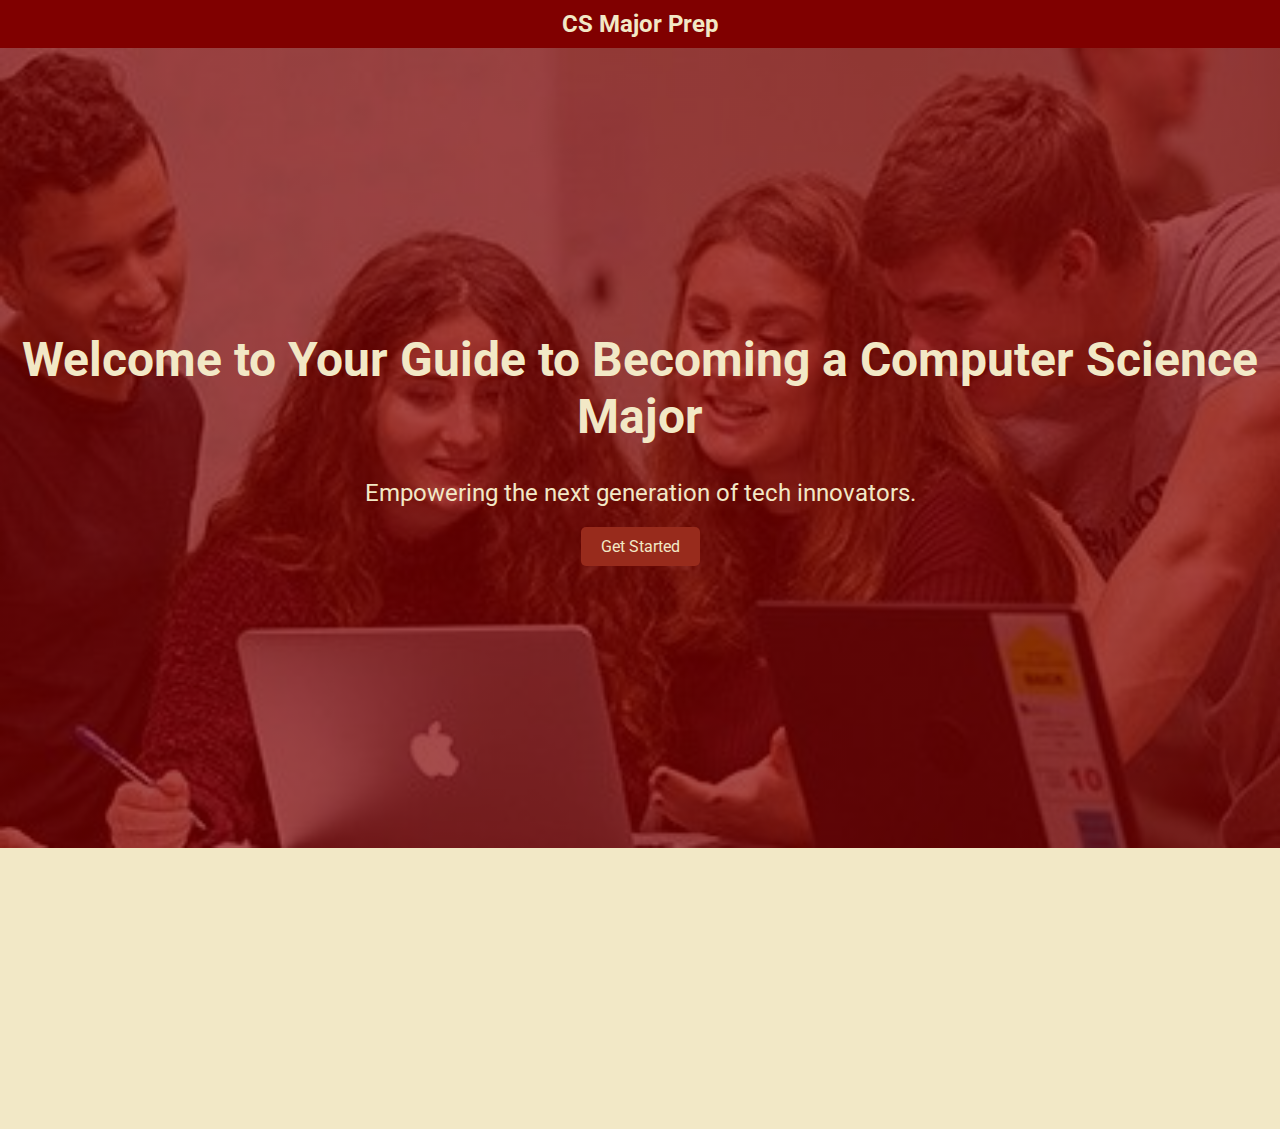
<file: index.html>
<!DOCTYPE html>
<html lang="en">

<head>
    <meta charset="UTF-8">
    <meta http-equiv="X-UA-Compatible" content="IE=edge">
    <meta name="viewport" content="width=device-width, initial-scale=1.0">
    <title>Why Choose Computer Science?</title>
    <link rel="stylesheet" href="style.css">
    <link href="https://fonts.googleapis.com/css2?family=Roboto:wght@400;700&display=swap" rel="stylesheet">
    <link rel="icon" href="favicon.png" type="image/x-icon">


</head>

<body>
    <header>
        <a href="index.html" class="logo">CS Major Prep</a>
    </header>

    <main>
        <section class="hero">
            <h2 class="hero-title">Welcome to Your Guide to Becoming a Computer Science Major</h2>
            <p class="hero-subtitle">Empowering the next generation of tech innovators.</p>
            <a href="#learn-more" class="hero-btn">Get Started</a>
        </section>

        <section id="learn-more" class="info-section">
            <div class="info-card" data-aos="fade-up">
                <h3>Why Choose Computer Science?</h3>
                <p>Discover why a Computer Science degree is your gateway to endless career opportunities and high salaries.</p>
                <a href="about.html" class="card-link">Learn More</a>
            </div>
            <div class="info-card" data-aos="fade-up" data-aos-delay="100">
                <h3>Career Paths</h3>
                <p>Explore various career paths that you can pursue with a Computer Science degree, from software development to data science.</p>
                <a href="careers.html" class="card-link">Explore Careers</a>
            </div>
            <div class="info-card" data-aos="fade-up" data-aos-delay="200">
                <h3>Learn More About CS</h3>
                <p>Find out how to best prepare for a Computer Science major with resources, tips, and guides.</p>
                <a href="learn.html" class="card-link">Get Prepared</a>
            </div>
        </section>
    </main>
    <script>
        document.addEventListener('DOMContentLoaded', function() {
            const observer = new IntersectionObserver((entries) => {
                entries.forEach((entry) => {
                    if (entry.isIntersecting) {
                        entry.target.classList.add('show');
                    } else {
                        entry.target.classList.remove('show');
                    }
                });
            }, {
                threshold: 0.1
            });

            document.querySelectorAll('.info-card').forEach((card) => {
                observer.observe(card);
            });
        });

        document.querySelectorAll('a[href^="#"]').forEach(anchor => {
            anchor.addEventListener('click', function(e) {
                e.preventDefault();
                document.querySelector(this.getAttribute('href')).scrollIntoView({
                    behavior: 'smooth'
                });
            });
        });
    </script>
</body>

</html>
</file>
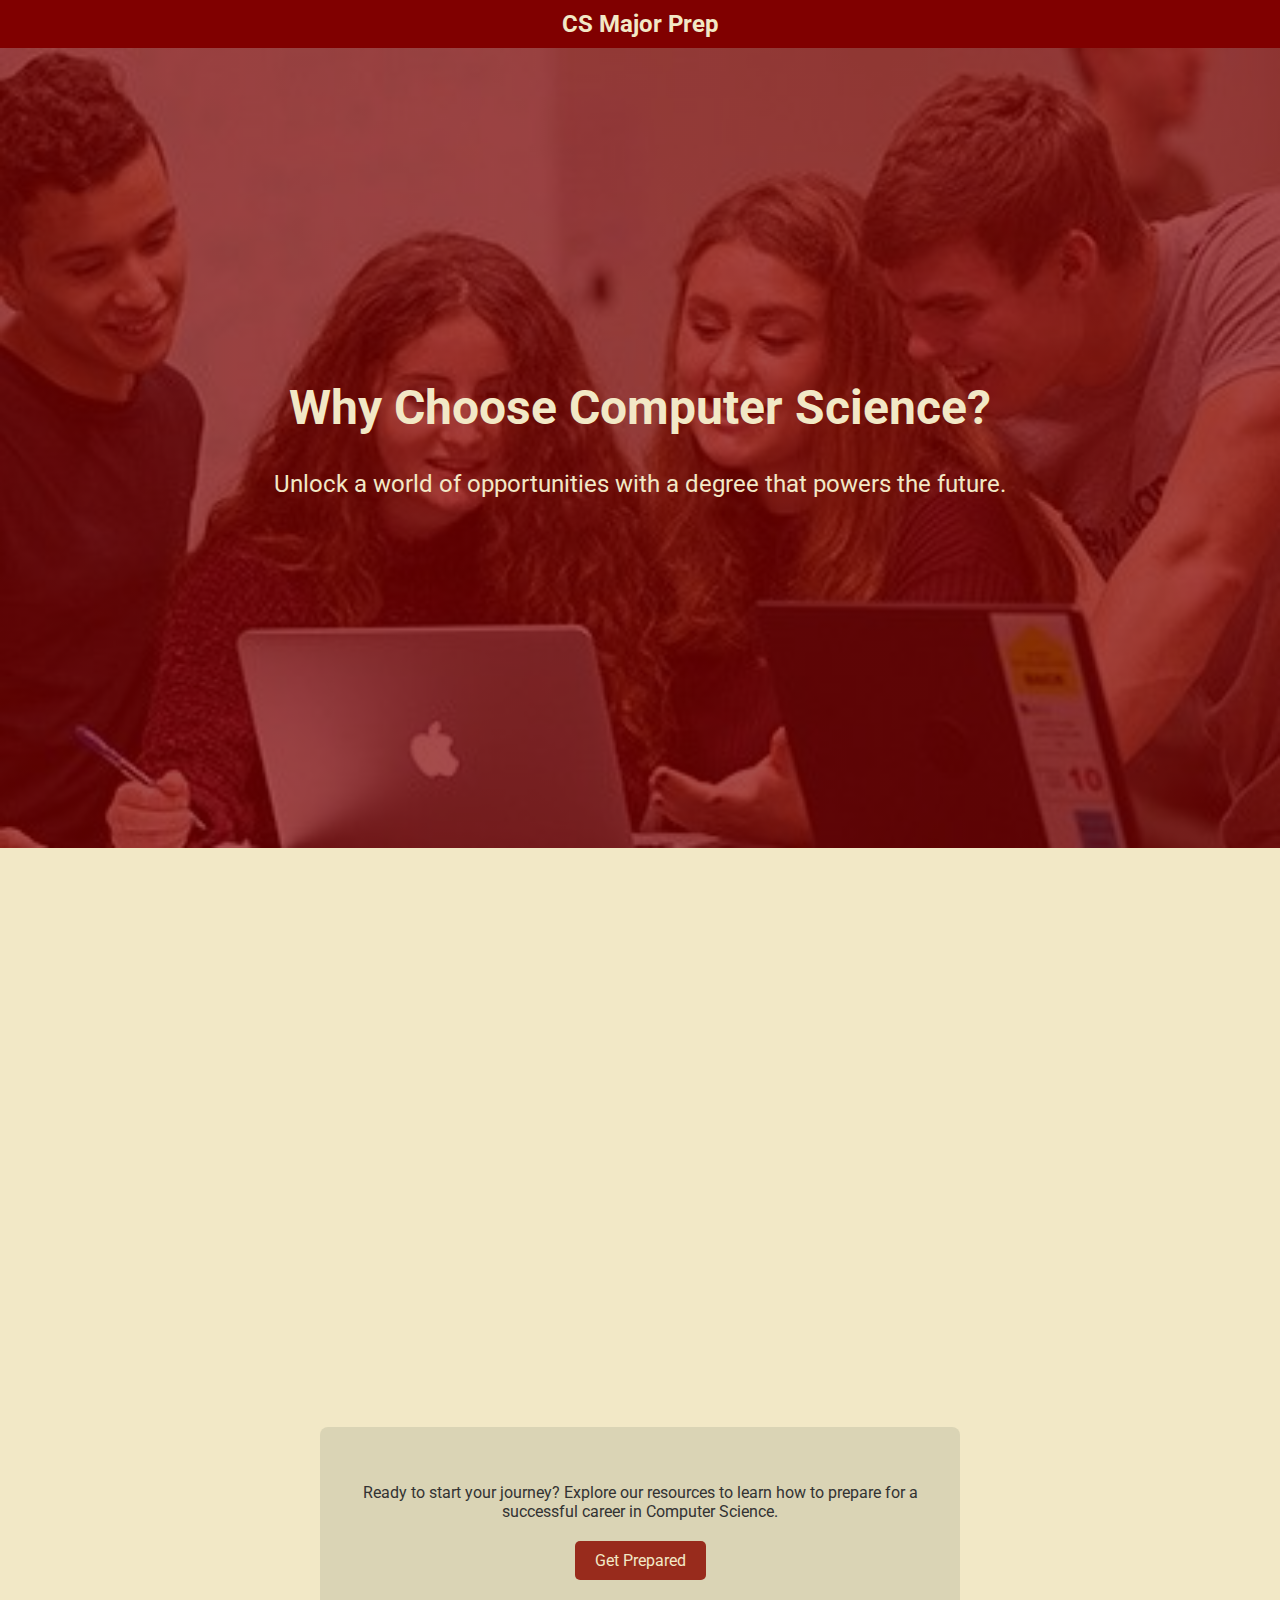
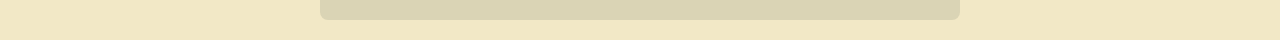
<file: about.html>
<!DOCTYPE html>
<html lang="en">

<head>
    <meta charset="UTF-8">
    <meta http-equiv="X-UA-Compatible" content="IE=edge">
    <meta name="viewport" content="width=device-width, initial-scale=1.0">
    <title>Why Choose Computer Science?</title>
    <link rel="stylesheet" href="style.css">
    <link href="https://fonts.googleapis.com/css2?family=Roboto:wght@400;700&display=swap" rel="stylesheet">
</head>

<body>
    <header>
        <a href="index.html" class="logo">CS Major Prep</a>
    </header>
    <main>
        <section class="hero">
            <h2 class="hero-title">Why Choose Computer Science?</h2>
            <p class="hero-subtitle">Unlock a world of opportunities with a degree that powers the future.</p>
        </section>

        <section class="info-section">
            <div class="info-card">
                <h3>High Demand and Lucrative Careers</h3>
                <p>Computer Science graduates are in high demand across nearly every industry, from tech and finance to healthcare and entertainment. With competitive salaries and numerous job opportunities, a degree in Computer Science opens the door to
                    a secure and prosperous future.</p>
            </div>
            <div class="info-card">
                <h3>Diverse Career Opportunities</h3>
                <p>From software development and cybersecurity to artificial intelligence and data science, Computer Science is one of the most versatile degrees you can pursue. You’ll develop critical thinking, problem-solving, and technical skills that
                    are valuable in any career path.</p>
            </div>
            <div class="info-card">
                <h3>Innovation and Impact</h3>
                <p>Computer Science is at the heart of innovation. Whether it’s developing the next big app, advancing robotics, or enhancing cybersecurity, Computer Scientists play a crucial role in shaping the future. Your work can make a meaningful impact
                    on society, improving lives worldwide.</p>
            </div>
            <div class="info-card">
                <h3>Building a Strong Skill Set</h3>
                <p>Beyond coding, Computer Science teaches you to think logically, design efficient systems, and work collaboratively on complex projects. These skills are essential in the tech industry and beyond, making you a valuable asset in any field
                    you choose.</p>
            </div>
            <div class="info-card">
                <h3>Preparing for the Future</h3>
                <p>As technology evolves, the demand for skilled Computer Scientists continues to grow. From the rise of artificial intelligence to the importance of data security, Computer Science equips you with the knowledge to navigate and lead in a
                    digital world.</p>
            </div>
        </section>

        <section class="call-to-action">
            <p>Ready to start your journey? Explore our resources to learn how to prepare for a successful career in Computer Science.</p>
            <a href="learn.html" class="hero-btn">Get Prepared</a>
        </section>
    </main>


    <script>
        document.addEventListener('DOMContentLoaded', function() {
            const observer = new IntersectionObserver((entries) => {
                entries.forEach((entry) => {
                    if (entry.isIntersecting) {
                        entry.target.classList.add('show');
                    } else {
                        entry.target.classList.remove('show');
                    }
                });
            }, {
                threshold: 0.1
            });

            document.querySelectorAll('.info-card').forEach((card) => {
                observer.observe(card);
            });
        });
    </script>
</body>

</html>
</file>
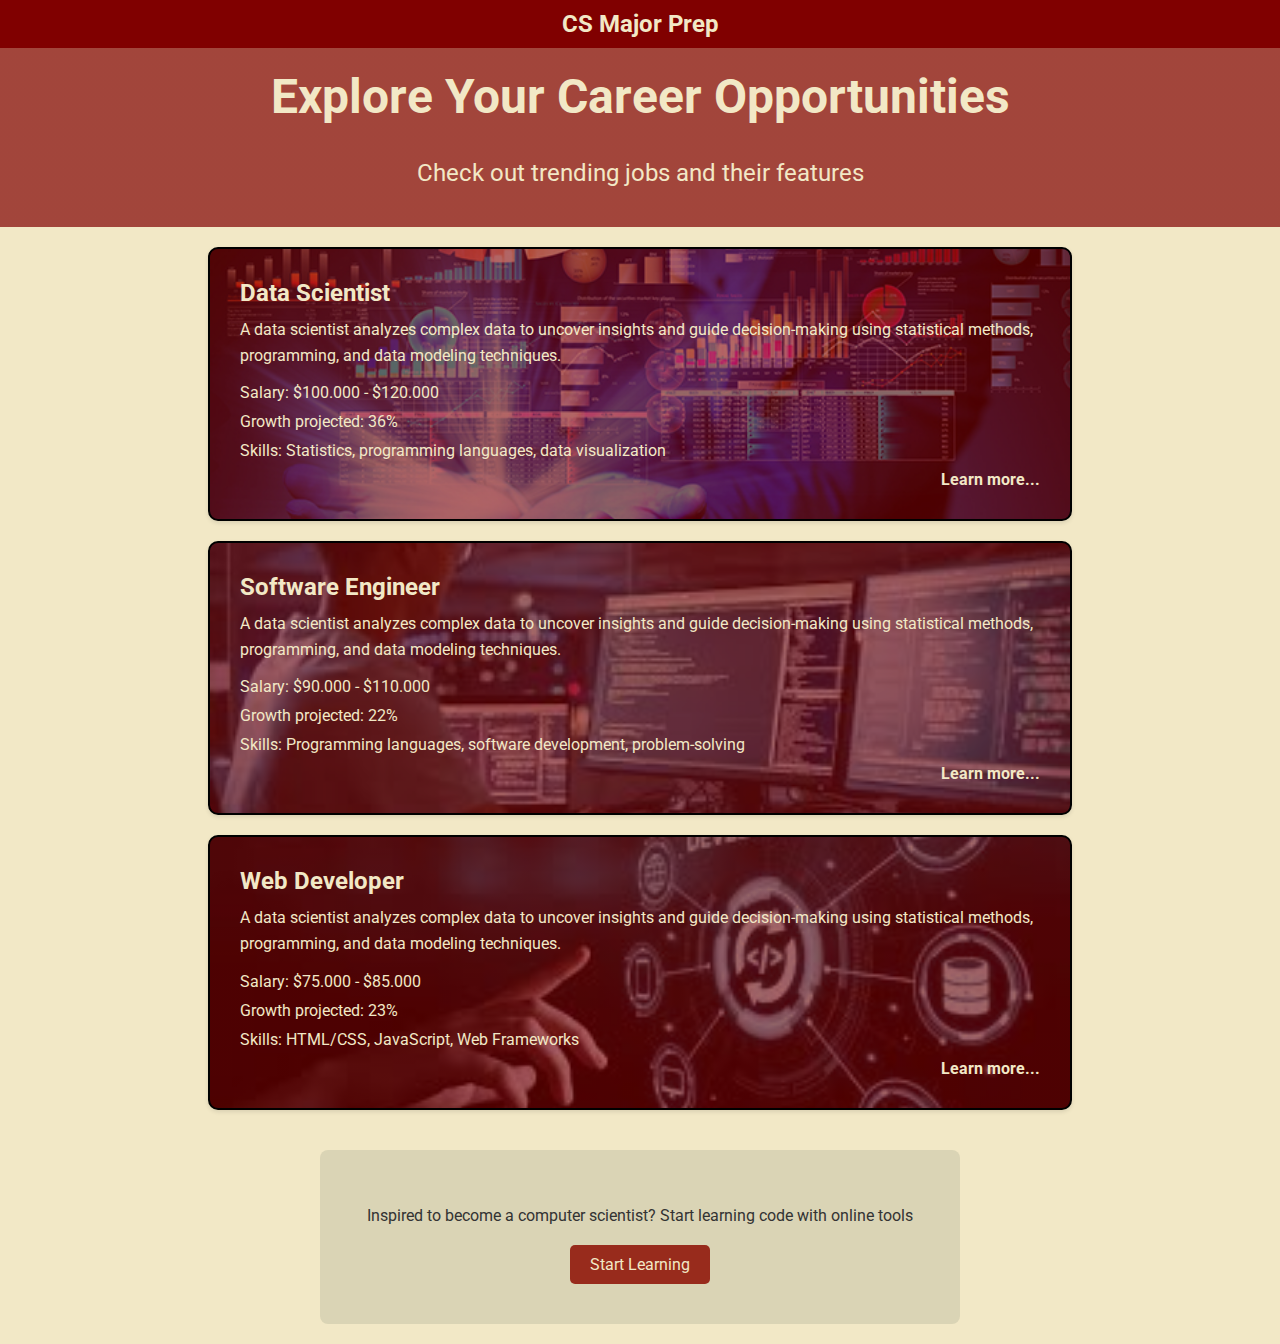
<file: careers.html>
<!DOCTYPE html>
<html lang="en">
<head>
    <meta charset="UTF-8">
    <meta name="viewport" content="width=device-width, initial-scale=1.0">
    <title>CS Careers</title>
    <link rel="stylesheet" href="style.css">
    <link href="https://fonts.googleapis.com/css2?family=Roboto:wght@400;700&display=swap" rel="stylesheet">
    <link rel="icon" href="favicon.png" type="image/x-icon">
</head>
<body>
    <header>
        <a href="index.html" class="logo">CS Major Prep</a>
    </header>
    <main>
        <section class="hero" id="careersHero">
            <h2 class="hero-title">Explore Your Career Opportunities</h2>
            <p class="hero-subtitle">Check out trending jobs and their features </p>
        </section>

        <section class="careers-info">
            <div class="careers-card" id="data-scientist">
                <h3>Data Scientist</h3>
                <p>A data scientist analyzes complex data to uncover insights and guide decision-making using statistical methods, programming, and data modeling techniques.</p>
                <ul>
                    <li>Salary: $100.000 - $120.000</li>
                    <li>Growth projected: 36% </li>
                    <li>Skills: Statistics, programming languages, data visualization</li>
                </ul>
                <a href="data-scientist.html" class="card-link">Learn more...</a>
            </div>
            <div class="careers-card" id="software-engineer">
                <h3>Software Engineer</h3>
                <p>A data scientist analyzes complex data to uncover insights and guide decision-making using statistical methods, programming, and data modeling techniques.</p>
                <ul>
                    <li>Salary: $90.000 - $110.000</li>
                    <li>Growth projected: 22% </li>
                    <li>Skills: Programming languages, software development, problem-solving</li>
                </ul>
                <a href="software-engineer.html" class="card-link">Learn more...</a>
            </div>
            <div class="careers-card" id="web-developer">
                <h3>Web Developer</h3>
                <p>A data scientist analyzes complex data to uncover insights and guide decision-making using statistical methods, programming, and data modeling techniques.</p>
                <ul>
                    <li>Salary: $75.000 - $85.000</li>
                    <li>Growth projected: 23% </li>
                    <li>Skills: HTML/CSS, JavaScript, Web Frameworks</li>
                </ul>
                <a href="web-developer.html" class="card-link">Learn more...</a>
            </div>
        </section>

        <section class="call-to-action">
            <p>Inspired to become a computer scientist? Start learning code with online tools</p>
            <a href="startCode.html" class="hero-btn">Start Learning</a>
        </section>
    </main>
</body>
</html>
</file>
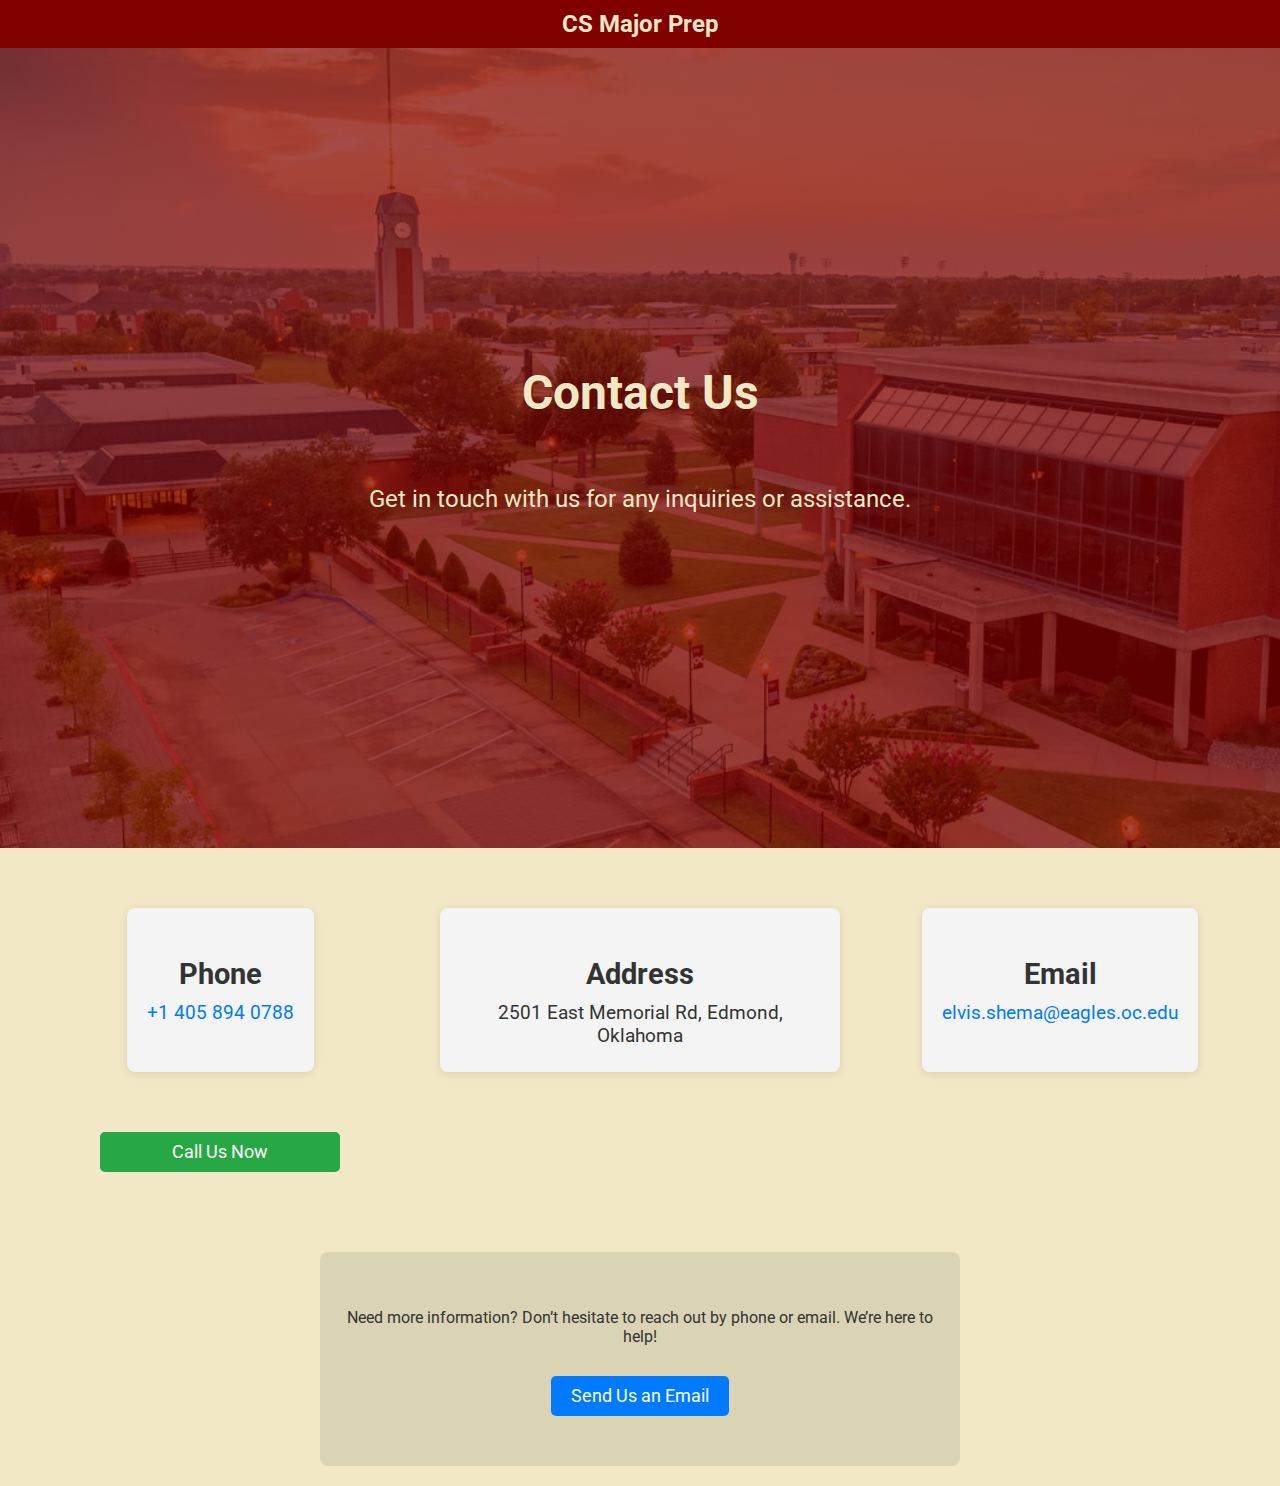
<file: contact-us.html>
<!DOCTYPE html>
<html lang="en">

<head>
    <meta charset="UTF-8">
    <meta http-equiv="X-UA-Compatible" content="IE=edge">
    <meta name="viewport" content="width=device-width, initial-scale=1.0">
    <title>Contact Us</title>
    <link rel="stylesheet" href="style.css">
    <link href="https://fonts.googleapis.com/css2?family=Roboto:wght@400;700&display=swap" rel="stylesheet">
    <style>
        .contact-card {
            background-color: #f4f4f4;
            padding: 20px;
            border-radius: 8px;
            box-shadow: 0 2px 8px rgba(0, 0, 0, 0.1);
            margin: 20px auto;
            max-width: 600px;
            text-align: center;
        }

        .contact-card h3 {
            font-size: 1.8rem;
            margin-bottom: 10px;
        }

        .contact-card p {
            font-size: 1.2rem;
            margin: 5px 0;
        }

        .contact-card a {
            color: #007bff;
            text-decoration: none;
        }

        .contact-btn {
            display: inline-block;
            padding: 10px 20px;
            font-size: 1.1rem;
            color: white;
            background-color: #007bff;
            border: none;
            border-radius: 5px;
            margin: 10px 0;
            cursor: pointer;
            text-decoration: none;
        }

        .contact-btn:hover {
            background-color: #0056b3;
        }

        .call-btn {
            display: block;
            font-size: 1.1rem;
            color: white;
            background-color: #28a745;
            border: none;
            border-radius: 5px;
            padding: 10px 20px;
            margin: 20px auto;
            text-align: center;
            text-decoration: none;
            width: 200px;
        }

        .call-btn:hover {
            background-color: #218838;
        }

        .hero-title {
            margin-bottom: 40px;
        }
    </style>
</head>

<body>
    <header>
        <a href="index.html" class="logo">CS Major Prep</a>
    </header>

    <main>
        <section class="contact">
            <h2 class="hero-title">Contact Us</h2>
            <p class="hero-subtitle">Get in touch with us for any inquiries or assistance.</p>
        </section>

        <section class="info-section">
            <div class="contact-card">
                <h3>Phone</h3>
                <p><a href="tel:+14058940788">+1 405 894 0788</a></p>
            </div>

            <div class="contact-card">
                <h3>Address</h3>
                <p>2501 East Memorial Rd, Edmond, Oklahoma</p>
            </div>

            <div class="contact-card">
                <h3>Email</h3>
                <p><a href="https://mail.google.com/mail/?view=cm&fs=1&to=elvis.shema@eagles.oc.edu" target="_blank">elvis.shema@eagles.oc.edu</a></p>
            </div>

            <!-- Click-to-call button -->
            <a href="tel:+14058940788" class="call-btn">Call Us Now</a>
        </section>

        <section class="call-to-action">
            <p>Need more information? Don’t hesitate to reach out by phone or email. We’re here to help!</p>
            <a href="https://mail.google.com/mail/?view=cm&fs=1&to=elvis.shema@eagles.oc.edu" class="contact-btn" target="_blank">Send Us an Email</a>
        </section>
    </main>

    <script>
        document.addEventListener('DOMContentLoaded', function() {
            const observer = new IntersectionObserver((entries) => {
                entries.forEach((entry) => {
                    if (entry.isIntersecting) {
                        entry.target.classList.add('show');
                    } else {
                        entry.target.classList.remove('show');
                    }
                });
            }, {
                threshold: 0.1
            });

            document.querySelectorAll('.contact-card').forEach((card) => {
                observer.observe(card);
            });
        });
    </script>
</body>

</html>
</file>
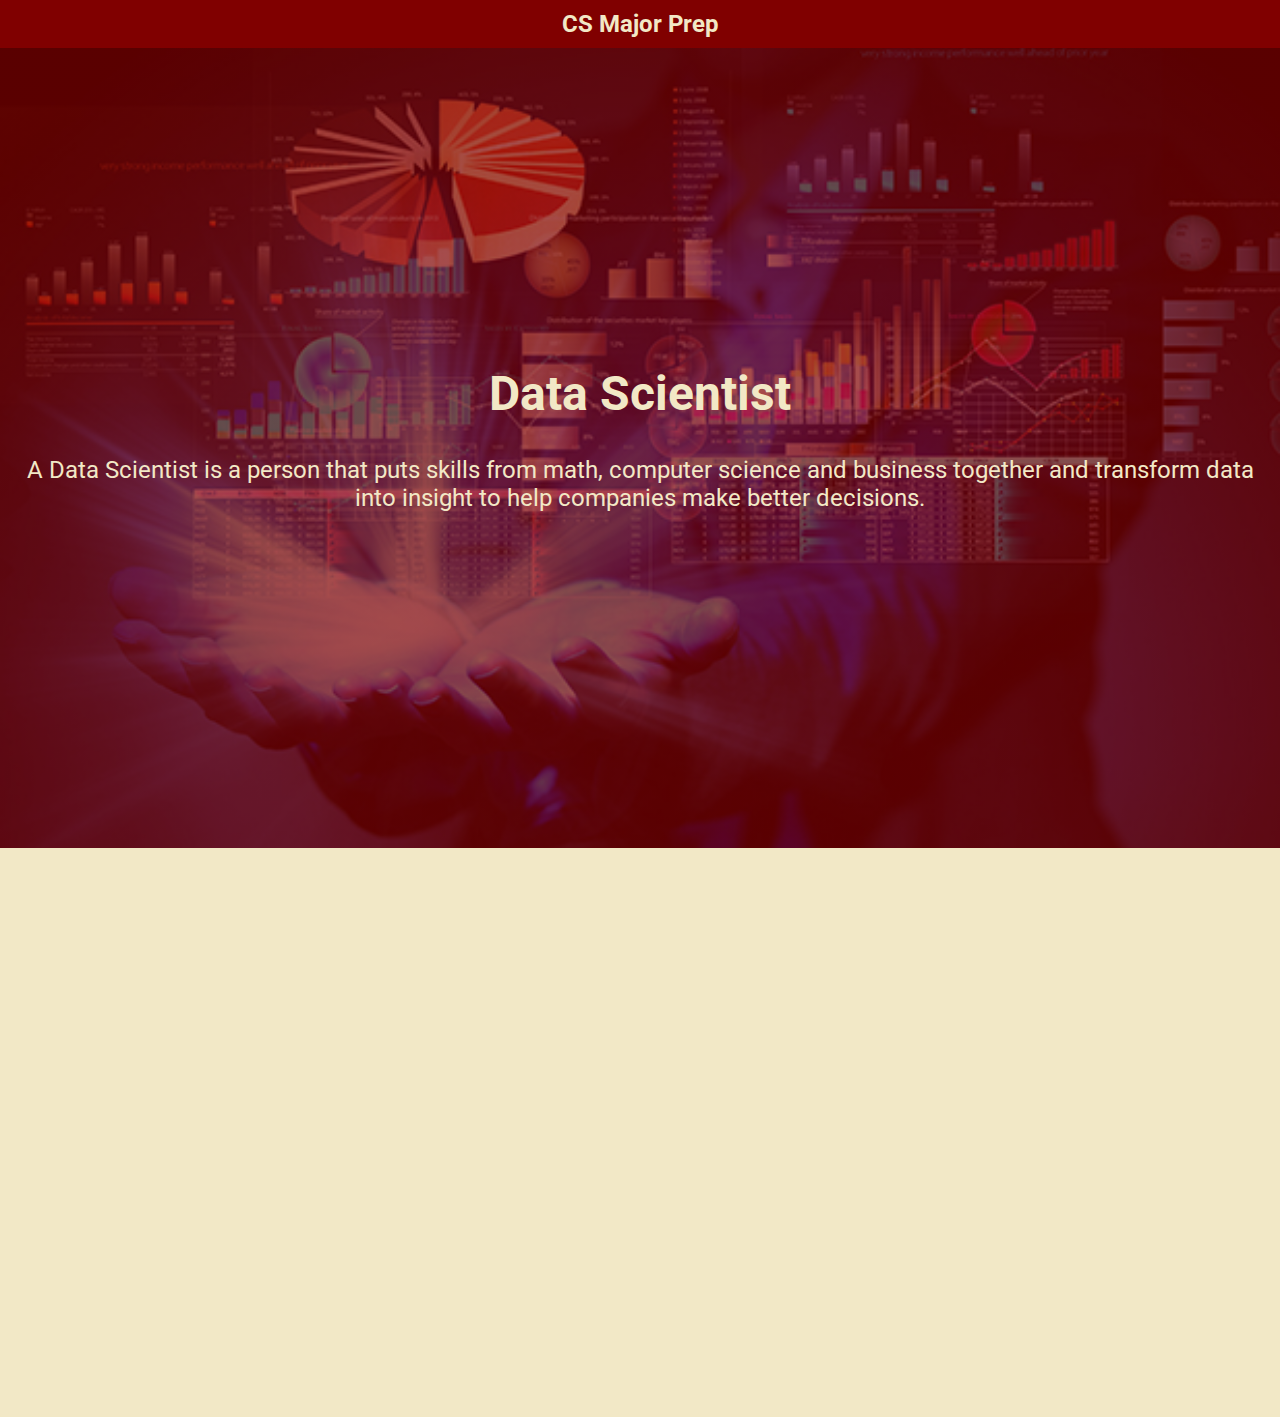
<file: data-scientist.html>
<!DOCTYPE html>
<html lang="en">
<head>
    <meta charset="UTF-8">
    <meta name="viewport" content="width=device-width, initial-scale=1.0">
    <title>Data Scientist Carrer</title>
    <link  rel="stylesheet" href="style.css">
    <link href="https://fonts.googleapis.com/css2?family=Roboto:wght@400;700&display=swap" rel="stylesheet">
    <link rel="icon" href="favicon.png" type="image/x-icon">

</head>

<body>

    <header>
        <a href="index.html" class="logo">CS Major Prep</a>
    </header>

    <main>
        <section class="hero" id="dataScientist">
            <h2 class="hero-title">Data Scientist</h2>
            <p class="hero-subtitle">A Data Scientist is a person that puts skills from math, computer science and business together and transform data into insight to help companies make better decisions.</p>
        </section>
    
        <section class="info-section">
            <div class="info-card">
                <h3>What do data scientists do?</h3>
            <ul>
                <li>Collect and Organize Data</li>
                <li>Look for Patterns</li>
                <li>Use Math and Statistics</li>
                <li>Build Prediction Models</li>
                <li>Solve Business Problems</li>
                <li>Explain Findings</li>
                <li>Use Tools and Code</li>
            </ul>
              
            </div>
            <div class="info-card">
                <h3>How much does a data scientist make?</h3>
                <ul>
                    <li>A data scientist in the United States makes an average salary between $90,000 and $130,000 per year</li>
                    <li>There is a high demand for data scientists since the rise of big data and its importance in businesses</li>
                </ul>
            </div>
            <div class="info-card">
                <h3>What skills does a data scientist require?</h3>
                <ul>
                    <li>Programming Languages</li>
                    <li>Data Visualization</li>
                    <li>Machine Learning</li>
                    <li>Big Data</li>
                    <li>Communication</li>
                </ul>
            </div>
            <div class="info-card">
                <h3>Where can you find data scientists?</h3>
                <ul>
                    <li>Banking</li>
                    <li>Agriculture</li>
                    <li>Academic Research</li>
                    <li>Health Care</li>
                    <li>Telecom and Media</li>
                </ul>
            </div>
            </div>

            
    
    
        </section>


    </main>

    <script>
        document.addEventListener('DOMContentLoaded', function() {
            const observer = new IntersectionObserver((entries) => {
                entries.forEach((entry) => {
                    if (entry.isIntersecting) {
                        entry.target.classList.add('show');
                    } else {
                        entry.target.classList.remove('show');
                    }
                });
            }, {
                threshold: 0.1
            });

            document.querySelectorAll('.info-card').forEach((card) => {
                observer.observe(card);
            });
        });
    </script>

</body>
</file>
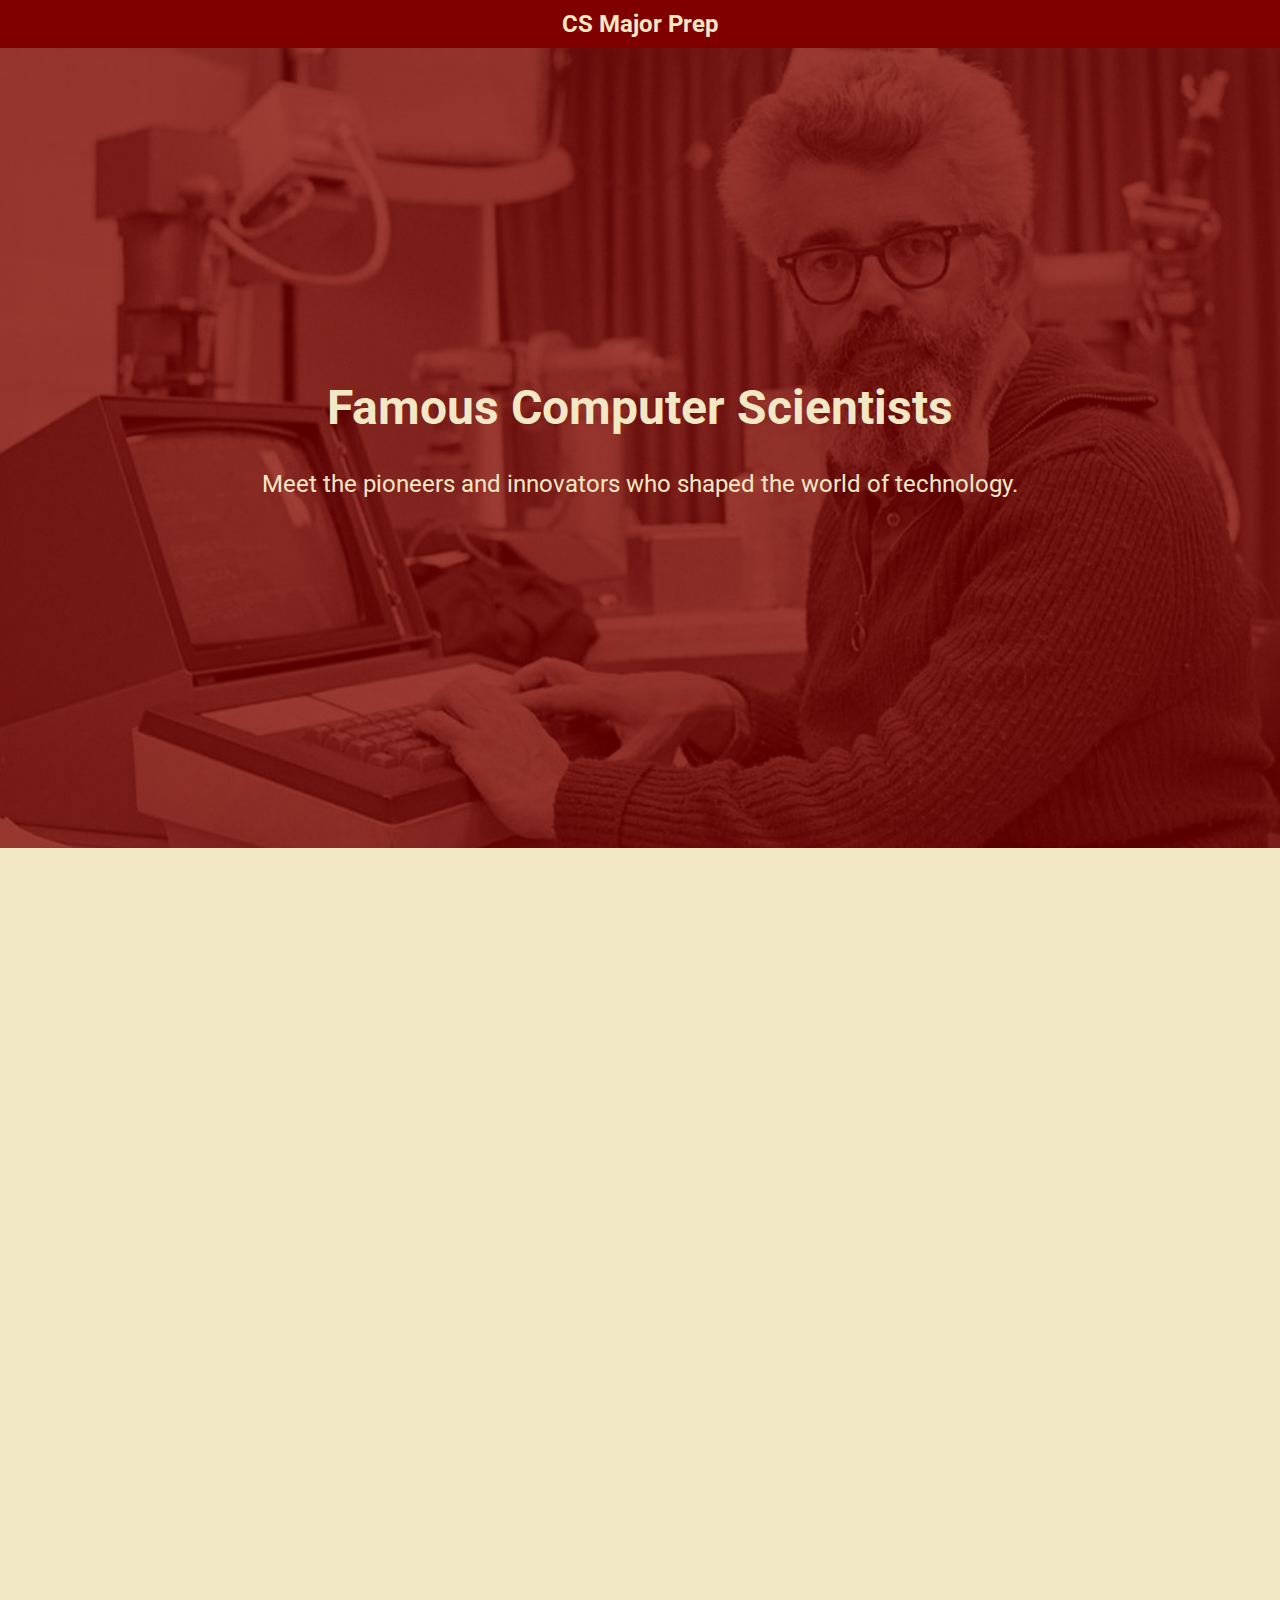
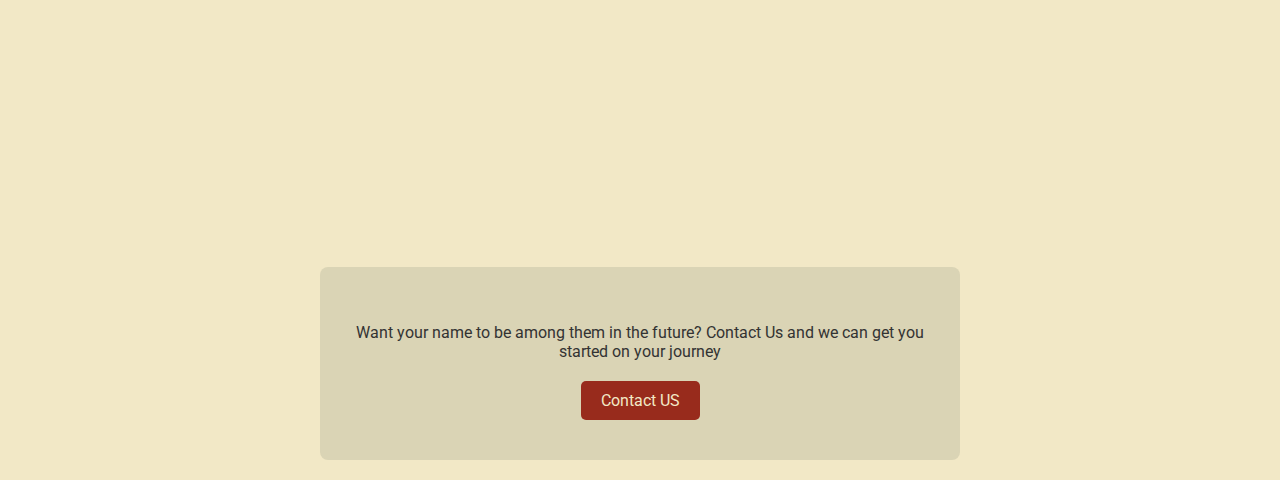
<file: famous_compscientists.html>
<!DOCTYPE html>
<html lang="en">

<head>
    <meta charset="UTF-8">
    <meta http-equiv="X-UA-Compatible" content="IE=edge">
    <meta name="viewport" content="width=device-width, initial-scale=1.0">
    <title>Famous Computer Scientists</title>
    <link rel="stylesheet" href="style.css">
    <link href="https://fonts.googleapis.com/css2?family=Roboto:wght@400;700&display=swap" rel="stylesheet">
    <style>
        .info-image {
            width: 300px;
            height: auto; 
            border-radius: 8px;
            display: block;
            margin: 0 auto 15px auto; 
        }
    </style>
</head>

<body>
    <header>
        <a href="index.html" class="logo">CS Major Prep</a>
    </header>

    <main>
        <section class="famousCS">
            <h2 class="hero-title">Famous Computer Scientists</h2>
            <p class="hero-subtitle">Meet the pioneers and innovators who shaped the world of technology.</p>
        </section>

        <section class="info-section">
            <div class="info-card">
                <img src="Bill Gates.jpeg" alt="Bill Gates" class="info-image">
                <h3>Bill Gates</h3>
                <p>Co-founder of Microsoft, Bill Gates revolutionized the personal computing industry. His contributions to software development and his vision of "a computer on every desk and in every home" made Microsoft a dominant force in the tech world.</p>
            </div>
            <div class="info-card">
                <img src="Steve_Jobs.jpeg" alt="Steve Jobs" class="info-image">
                <h3>Steve Jobs</h3>
                <p>Steve Jobs, co-founder of Apple, was a visionary who transformed multiple industries, including personal computing, music, and mobile phones. His innovation in user-friendly design and technology changed how we interact with devices today.</p>
            </div>
            <div class="info-card">
                <img src="Larry-Page.jpeg" alt="Larry Page" class="info-image">
                <h3>Larry Page</h3>
                <p>As co-founder of Google, Larry Page played a pivotal role in the development of the world's most powerful search engine. His contributions to information organization and artificial intelligence continue to shape the future of the internet.</p>
            </div>
            <div class="info-card">
                <img src="Marek-Zuckerberg.jpeg" alt="Mark Zuckerberg" class="info-image">
                <h3>Mark Zuckerberg</h3>
                <p>Mark Zuckerberg is the co-founder and CEO of Facebook, now Meta, a platform that transformed global communication. His work in social networking redefined how people connect and share information in the digital age.</p>
            </div>
        </section>

        <section class="call-to-action">
            <p>Want your name to be among them in the future? Contact Us and we can get you started on your journey</p>
            <a href="contact-us.html" class="hero-btn">Contact US</a>
        </section>
    </main>

    <script>
        document.addEventListener('DOMContentLoaded', function() {
            const observer = new IntersectionObserver((entries) => {
                entries.forEach((entry) => {
                    if (entry.isIntersecting) {
                        entry.target.classList.add('show');
                    } else {
                        entry.target.classList.remove('show');
                    }
                });
            }, {
                threshold: 0.1
            });

            document.querySelectorAll('.info-card').forEach((card) => {
                observer.observe(card);
            });
        });
    </script>
</body>

</html>
</file>
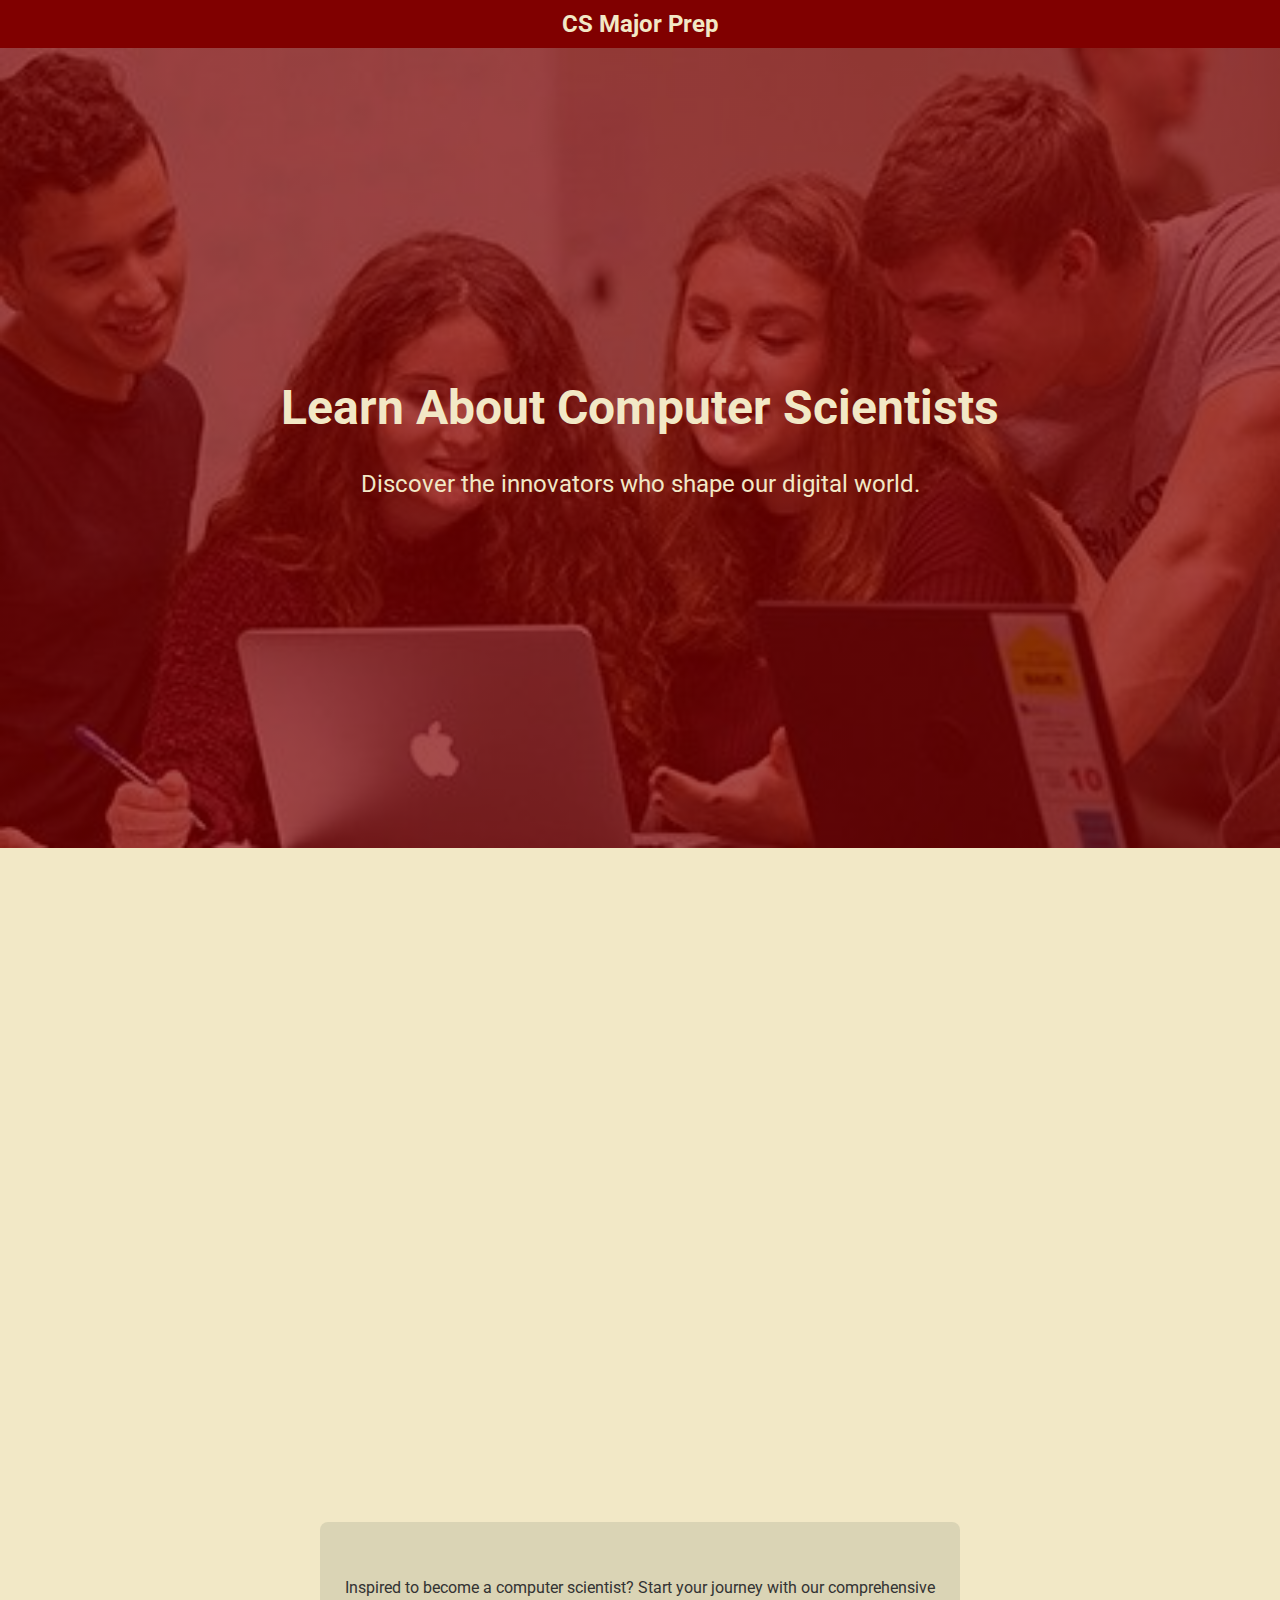
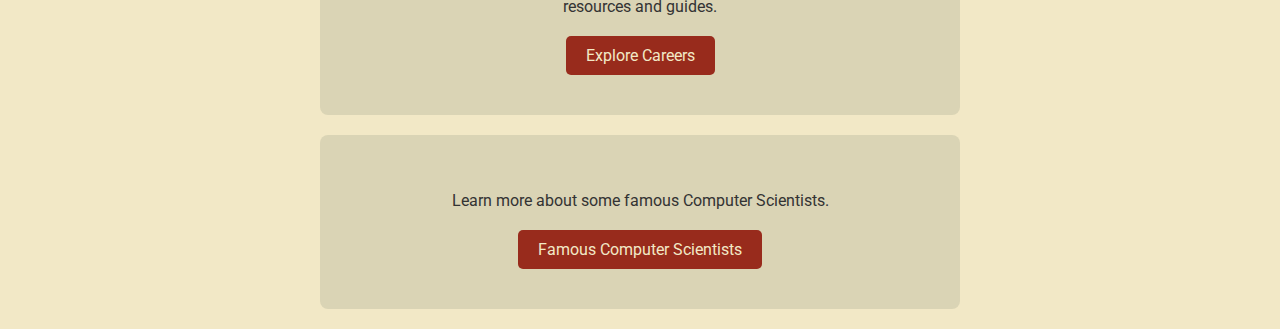
<file: learn.html>
<!DOCTYPE html>
<html lang="en">

<head>
    <meta charset="UTF-8">
    <meta http-equiv="X-UA-Compatible" content="IE=edge">
    <meta name="viewport" content="width=device-width, initial-scale=1.0">
    <title>Learn About Computer Scientists</title>
    <link rel="stylesheet" href="style.css">
    <link href="https://fonts.googleapis.com/css2?family=Roboto:wght@400;700&display=swap" rel="stylesheet">
</head>

<body>
    <header>
        <a href="index.html" class="logo">CS Major Prep</a>
    </header>

    <main>
        <section class="hero">
            <h2 class="hero-title">Learn About Computer Scientists</h2>
            <p class="hero-subtitle">Discover the innovators who shape our digital world.</p>
        </section>

        <section class="info-section">
            <div class="info-card">
                <h3>Who Are Computer Scientists?</h3>
                <p>Computer scientists are professionals who specialize in the theory of computation, the design of computational systems, and the development of algorithms. They are the innovators behind the technology that powers our everyday lives, from
                    software applications and web development to artificial intelligence and data security.</p>
            </div>
            <div class="info-card">
                <h3>What Do Computer Scientists Do?</h3>
                <p>Computer scientists work in various fields, including software development, data science, cybersecurity, artificial intelligence, and more. They design algorithms, write code, develop software, analyze data, and create systems that solve
                    complex problems. Their work is crucial in developing new technologies, improving existing systems, and finding solutions to some of the world’s biggest challenges.</p>
            </div>
            <div class="info-card">
                <h3>Skills Needed to Be a Computer Scientist</h3>
                <p>Key skills for computer scientists include strong analytical thinking, problem-solving abilities, proficiency in programming languages (such as Python, Java, and C++), knowledge of data structures and algorithms, and experience with software
                    development tools. Additionally, computer scientists need excellent communication skills to work effectively in teams and explain their solutions clearly.</p>
            </div>
            <div class="info-card">
                <h3>The Impact of Computer Science</h3>
                <p>Computer scientists drive innovation across every industry. They are the architects of the digital age, creating technologies that revolutionize how we work, communicate, and live. From developing secure online transactions to creating
                    machine learning models that predict medical outcomes, the impact of computer science on society is profound and ever-growing.</p>
            </div>
            <div class="info-card">
                <h3>Career Paths for Computer Scientists</h3>
                <p>With a degree in Computer Science, career opportunities are vast and varied. You can become a software developer, data scientist, cybersecurity analyst, artificial intelligence engineer, or even a tech entrepreneur. The field offers high-paying,
                    in-demand jobs that provide the chance to work on groundbreaking projects and make a significant impact in the tech industry and beyond.</p>
            </div>
        </section>

        <section class="call-to-action">
            <p>Inspired to become a computer scientist? Start your journey with our comprehensive resources and guides.</p>
            <a href="careers.html" class="hero-btn">Explore Careers</a>
        </section>

        <section class="call-to-action">
            <p>Learn more about some famous Computer Scientists.</p>
            <a href="famous_compscientists.html" class="hero-btn">Famous Computer Scientists</a>
        </section>
    </main>



    <script>
        document.addEventListener('DOMContentLoaded', function() {
            const observer = new IntersectionObserver((entries) => {
                entries.forEach((entry) => {
                    if (entry.isIntersecting) {
                        entry.target.classList.add('show');
                    } else {
                        entry.target.classList.remove('show');
                    }
                });
            }, {
                threshold: 0.1
            });

            document.querySelectorAll('.info-card').forEach((card) => {
                observer.observe(card);
            });
        });
    </script>
</body>

</html>
</file>
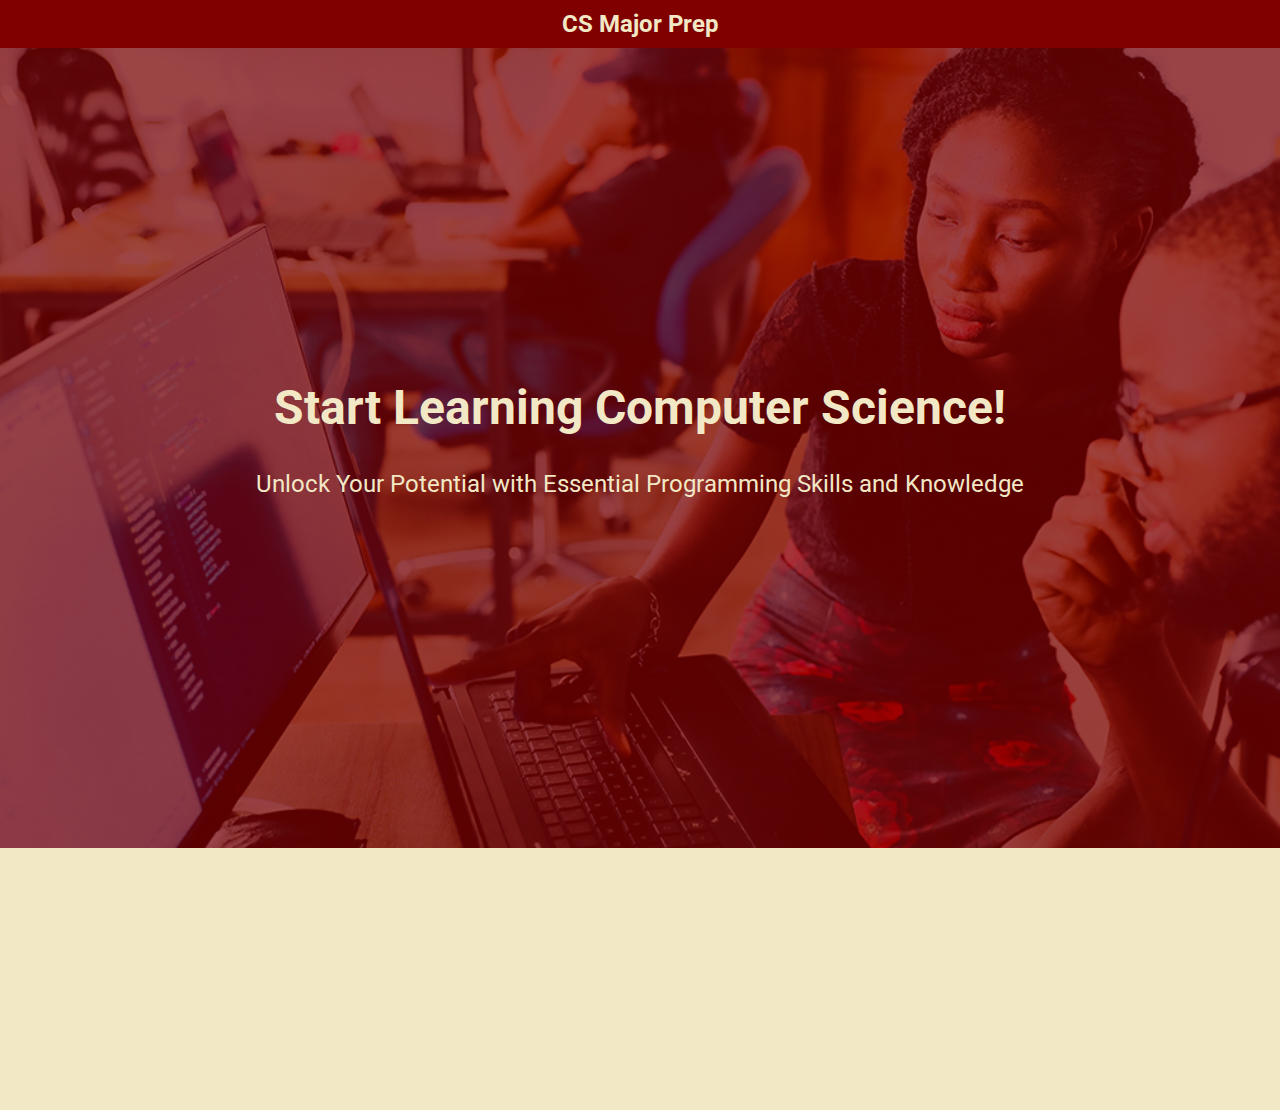
<file: learnCS.html>
<!DOCTYPE html>
<html lang="en">

<head>
    <meta charset="UTF-8">
    <meta http-equiv="X-UA-Compatible" content="IE=edge">
    <meta name="viewport" content="width=device-width, initial-scale=1.0">
    <title>Learn Computer Science</title>
    <link rel="stylesheet" href="style.css">
    <link href="https://fonts.googleapis.com/css2?family=Roboto:wght@400;700&display=swap" rel="stylesheet">
    <link rel="icon" href="favicon.png" type="image/x-icon">

</head>

<body>
    <header>
        <a href="index.html" class="logo">CS Major Prep</a>
    </header>

    <main>
        <section class="hero" id="learnCS">
            <h2 class="hero-title">Start Learning Computer Science!</h2>
            <p class="hero-subtitle">Unlock Your Potential with Essential Programming Skills and Knowledge</p>
        </section>

        <section id="" class="info-section">
            <div class="info-card" data-aos="fade-up">
                <h3>OC Careers</h3>
                <p>Check out what Oklahoma Christian can offer you</p>
                <a href="oc-majors.html" class="card-link">Pick your path</a>
            </div>
            <div class="info-card" data-aos="fade-up" data-aos-delay="100">
                <h3>Student Testimonials</h3>
                <p>Hear from Our Students: Real Stories of Success and Growth</p>
                <a href="testimonials.html" class="card-link">Meet students</a>
            </div>
            <div class="info-card" data-aos="fade-up" data-aos-delay="200">
                <h3>Learn Programming</h3>
                <p>Start Your Journey to Becoming a Pro Programmer Today</p>
                <a href="startCode.html" class="card-link">Start Learning</a>
            </div>
        </section>
    </main>
    <script>
        document.addEventListener('DOMContentLoaded', function() {
            const observer = new IntersectionObserver((entries) => {
                entries.forEach((entry) => {
                    if (entry.isIntersecting) {
                        entry.target.classList.add('show');
                    } else {
                        entry.target.classList.remove('show');
                    }
                });
            }, {
                threshold: 0.1
            });

            document.querySelectorAll('.info-card').forEach((card) => {
                observer.observe(card);
            });
        });

        document.querySelectorAll('a[href^="#"]').forEach(anchor => {
            anchor.addEventListener('click', function(e) {
                e.preventDefault();
                document.querySelector(this.getAttribute('href')).scrollIntoView({
                    behavior: 'smooth'
                });
            });
        });
    </script>
</body>

</html>
</file>
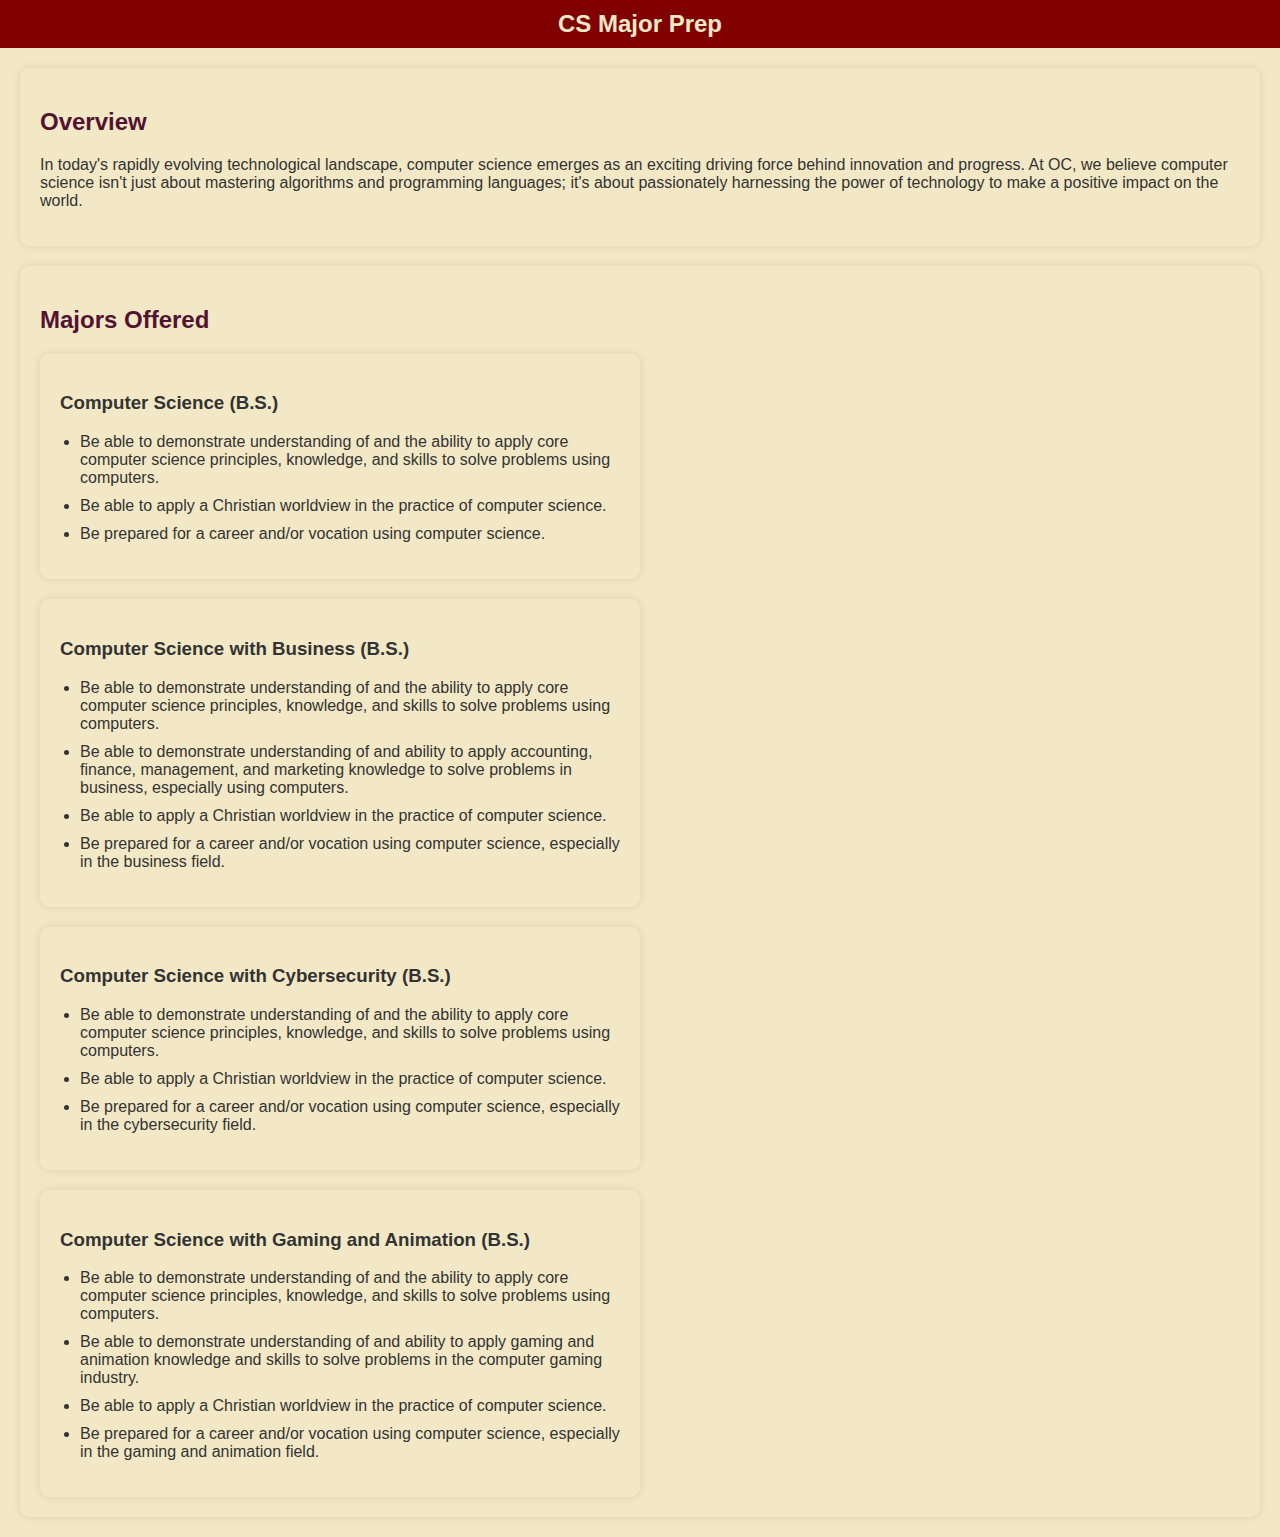
<file: oc-majors.html>
<!DOCTYPE html>
<html lang="en">
<head>
    <meta charset="UTF-8">
    <meta name="viewport" content="width=device-width, initial-scale=1.0">
    <title>Computer Science at OC</title>
    <link  rel="stylesheet" href="style.css">
    <link rel ="stylesheet" href="./testimonials.css">

</head>
<body>

    <header>
        <a href="index.html" class="logo">CS Major Prep</a>
    </header>

<section>
    <h2>Overview</h2>
    <p>In today's rapidly evolving technological landscape, computer science emerges as an exciting driving force behind innovation and progress. At OC, we believe computer science isn't just about mastering algorithms and programming languages; it's about passionately harnessing the power of technology to make a positive impact on the world.</p>
</section>

<section>
    <h2>Majors Offered</h2>
    <div class="card-container">
        
        <div class="card">
            <h3>Computer Science (B.S.)</h3>
            <ul>
                <li>Be able to demonstrate understanding of and the ability to apply core computer science principles, knowledge, and skills to solve problems using computers.</li>
                <li>Be able to apply a Christian worldview in the practice of computer science.</li>
                <li>Be prepared for a career and/or vocation using computer science.</li>
            </ul>
        </div>
        
        <div class="card">
            <h3>Computer Science with Business (B.S.)</h3>
            <ul>
                <li>Be able to demonstrate understanding of and the ability to apply core computer science principles, knowledge, and skills to solve problems using computers.</li>
                <li>Be able to demonstrate understanding of and ability to apply accounting, finance, management, and marketing knowledge to solve problems in business, especially using computers.</li>
                <li>Be able to apply a Christian worldview in the practice of computer science.</li>
                <li>Be prepared for a career and/or vocation using computer science, especially in the business field.</li>
            </ul>
        </div>
        
        <div class="card">
            <h3>Computer Science with Cybersecurity (B.S.)</h3>
            <ul>
                <li>Be able to demonstrate understanding of and the ability to apply core computer science principles, knowledge, and skills to solve problems using computers.</li>
                <li>Be able to apply a Christian worldview in the practice of computer science.</li>
                <li>Be prepared for a career and/or vocation using computer science, especially in the cybersecurity field.</li>
            </ul>
        </div>
        
        <div class="card">
            <h3>Computer Science with Gaming and Animation (B.S.)</h3>
            <ul>
                <li>Be able to demonstrate understanding of and the ability to apply core computer science principles, knowledge, and skills to solve problems using computers.</li>
                <li>Be able to demonstrate understanding of and ability to apply gaming and animation knowledge and skills to solve problems in the computer gaming industry.</li>
                <li>Be able to apply a Christian worldview in the practice of computer science.</li>
                <li>Be prepared for a career and/or vocation using computer science, especially in the gaming and animation field.</li>
            </ul>
        </div>

    </div>
</section>

</body>
</html>
</file>
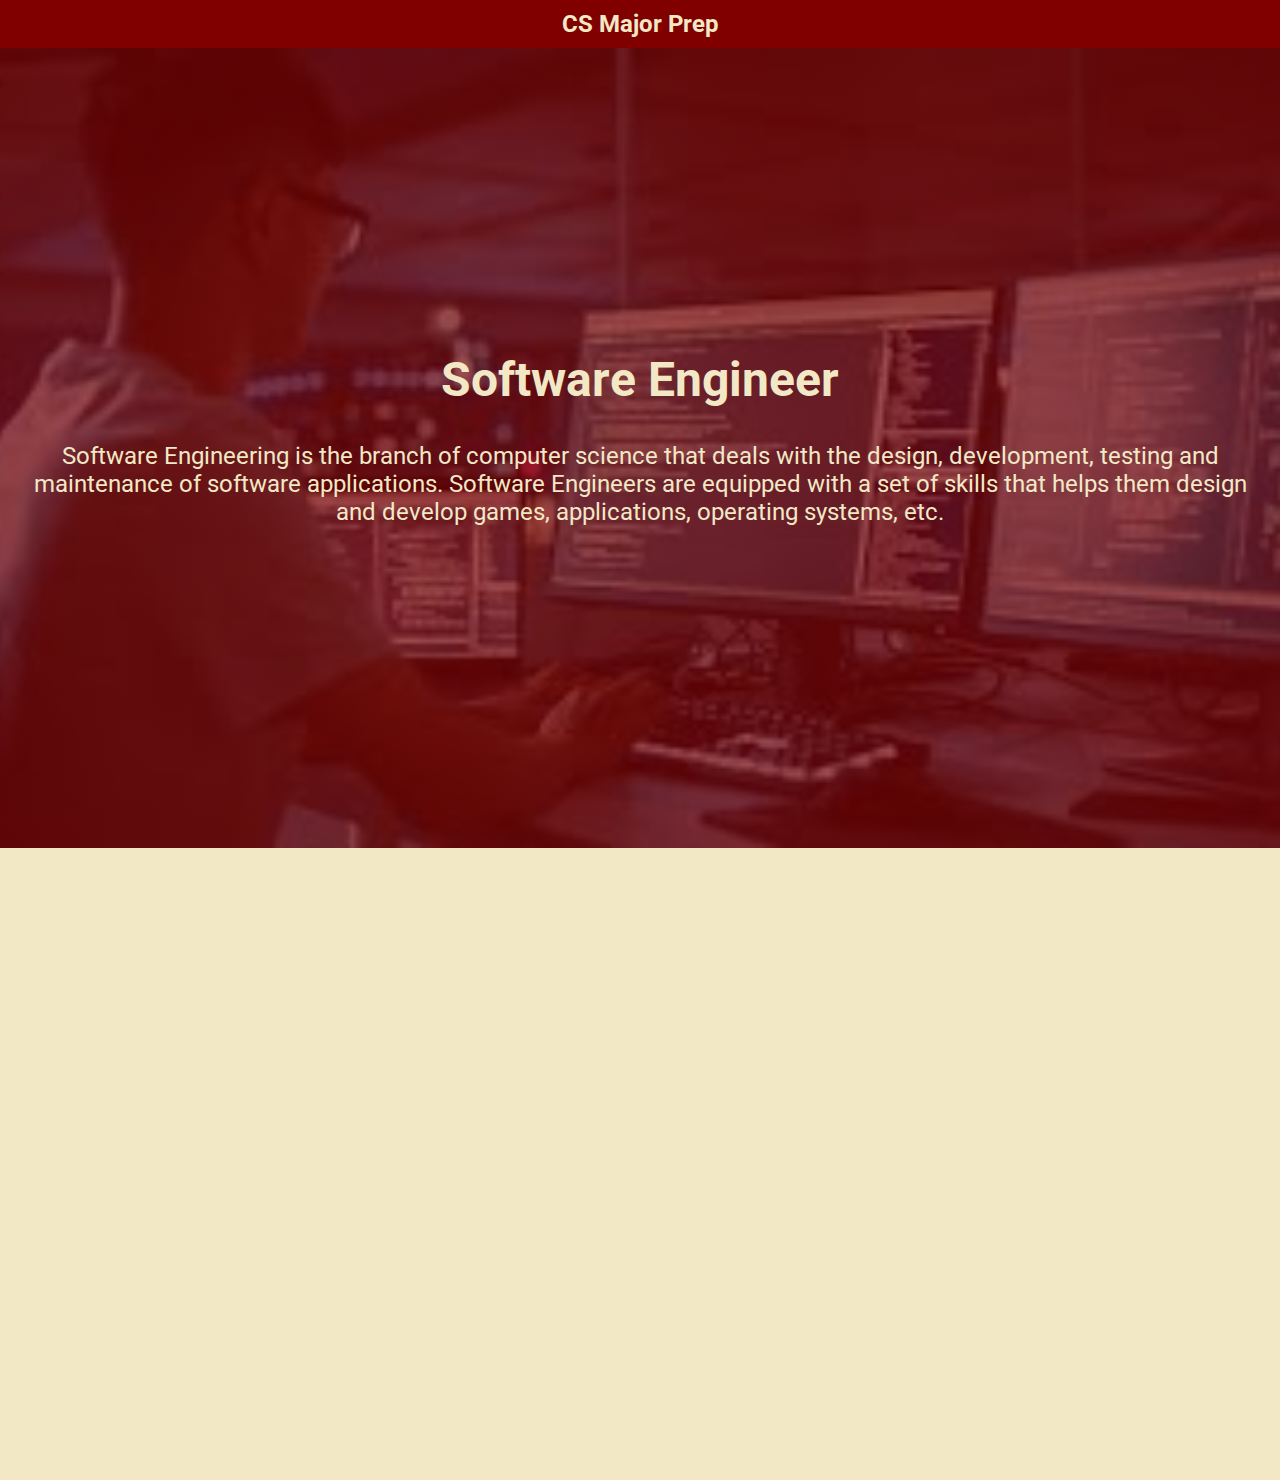
<file: software-engineer.html>
<!DOCTYPE html>
<html lang="en">
<head>
    <meta charset="UTF-8">
    <meta name="viewport" content="width=device-width, initial-scale=1.0">
    <title>Software Engineer Carrer</title>
    <link  rel="stylesheet" href="style.css">
    <link href="https://fonts.googleapis.com/css2?family=Roboto:wght@400;700&display=swap" rel="stylesheet">
    <link rel="icon" href="favicon.png" type="image/x-icon">

</head>

<body>

    <header>
        <a href="index.html" class="logo">CS Major Prep</a>
    </header>


<main>
    <section class="hero" id="softwareEngineer">
        <h2 class="hero-title">Software Engineer</h2>
        <p class="hero-subtitle">Software Engineering is the branch of computer science that deals with the design, development, testing and maintenance of software applications. Software Engineers are equipped with a set of skills that helps them design and develop games, applications, operating systems, etc.</p>
    </section>

    <section class="info-section">
        <div class="info-card">
            <h3>What does a software engineer do?</h3>
            <ul>
                <li>Design and mantain software systems</li>
                <li>Evaluate and test new software programs</li>
                <li>Optimize software for speed and scalability</li>
                <li>Write and test code</li>
                <li>Realease software updates</li>
                <li>Present new features to stakeholders and internal customers</li>
            </ul>
          
        </div>
        <div class="info-card">
            <h3>How much does a software engineer make?</h3>
                <ul>
                    <li>The average salary for an entry level software engineer is $68,401</li>
                    <li>The average anual salary for a software engineer is $138,110</li>
                    <li>The highest earning software engineers earn around $210,000 per year</li>
                </ul>
        </div>
        <div class="info-card">
            <h3>What skills does a software engineer require?</h3>
                <ul>
                    <li>Coding Languages (Java, C, C++, etc.)</li>
                    <li>Object-oriented Programming</li>
                    <li>Database Architecture</li>
                    <li>Operating Systems</li>
                    <li>Version Control</li>
                    <li>Design Testing and Debugging</li>
                    <li>Problem Solving</li>
                </ul>
        </div>
        <div class="info-card">
            <h3>What are some common jobs for software engineers?</h3>
                <ul>
                    <li>Applications Developer</li>
                    <li>Systems Developer</li>
                    <li>Applications Architect</li>
                    <li>Mobile Developer</li>
                    <li>Program Manager</li>
                    <li>Programmer</li>
                </ul>
        </div>
        </div>

        


    </section>



</main>

    <script>
        document.addEventListener('DOMContentLoaded', function() {
            const observer = new IntersectionObserver((entries) => {
                entries.forEach((entry) => {
                    if (entry.isIntersecting) {
                        entry.target.classList.add('show');
                    } else {
                        entry.target.classList.remove('show');
                    }
                });
            }, {
                threshold: 0.1
            });

            document.querySelectorAll('.info-card').forEach((card) => {
                observer.observe(card);
            });
        });
    </script>



</body>
</file>
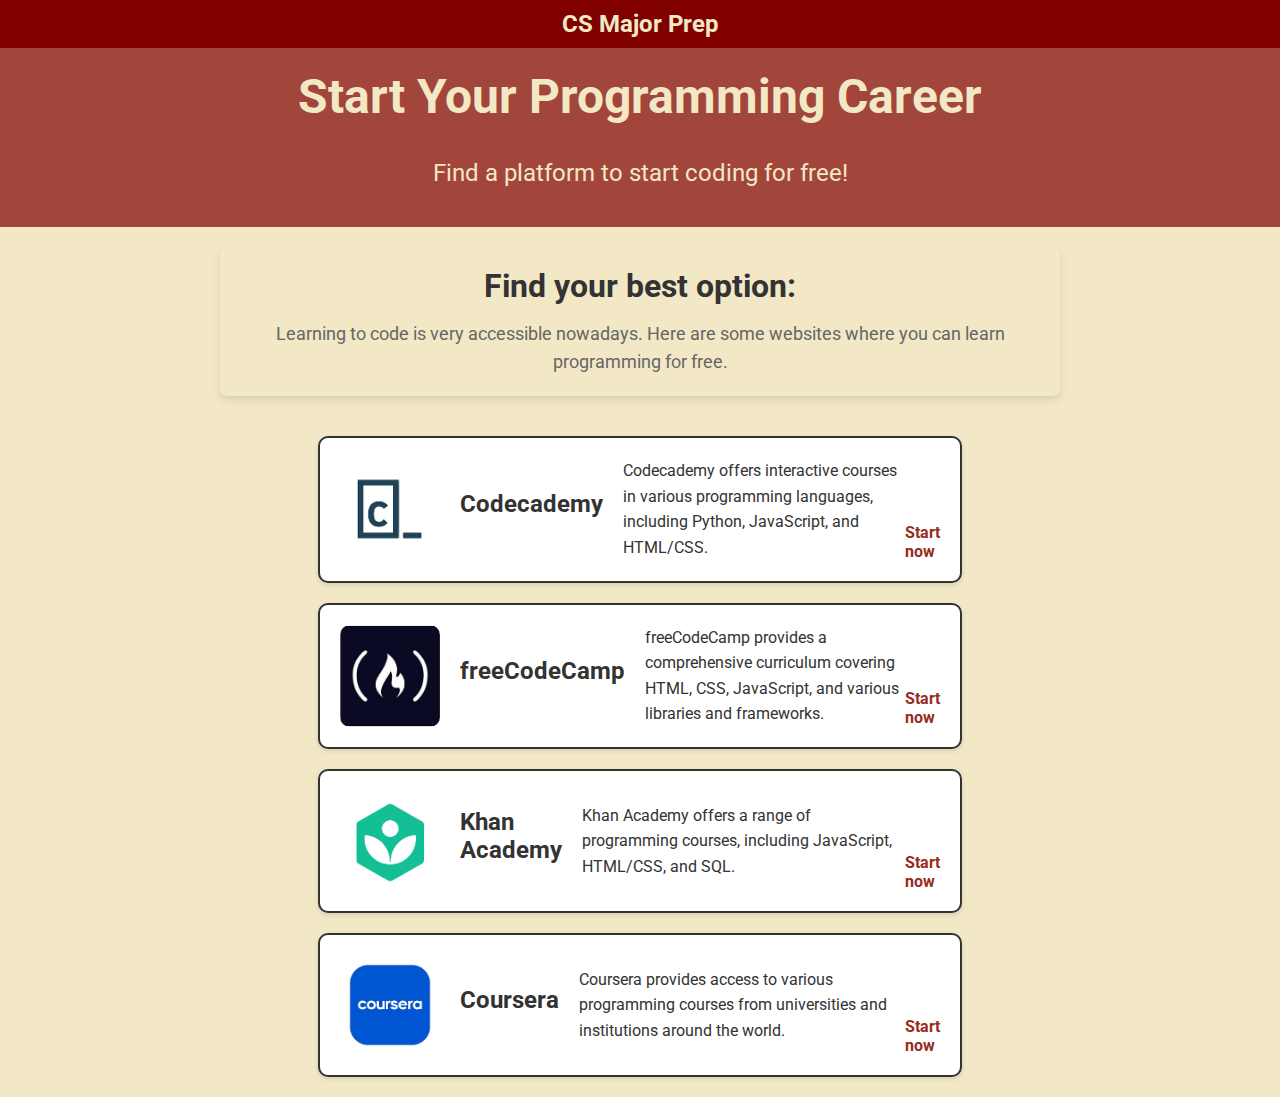
<file: startCode.html>
<!DOCTYPE html>
<html lang="en">
<head>
    <meta charset="UTF-8">
    <meta name="viewport" content="width=device-width, initial-scale=1.0">
    <title>Document</title>
    <link rel="stylesheet" href="style.css">
    <link href="https://fonts.googleapis.com/css2?family=Roboto:wght@400;700&display=swap" rel="stylesheet">
    <link rel="icon" href="favicon.png" type="image/x-icon">
</head>
<body>
    <header>
        <a href="index.html" class="logo">CS Major Prep</a>
    </header>

    <main>
        <section class="hero" id="careersHero">
            <h2 class="hero-title">Start Your Programming Career</h2>
            <p class="hero-subtitle">Find a platform to start coding for free!</p>
        </section>

        <section class="paragraphs">
            <h3>Find your best option:</h3>
            <p> Learning to code is very accessible nowadays. Here are some websites where you can learn programming for free.</p>
        </section>

        <section class="websites">
            <div class="web-info">
                <img class="web-images" src="./codecademy.png">
                <h3>Codecademy</h3>
                <p>Codecademy offers interactive courses in various programming languages, including Python, JavaScript, and HTML/CSS. </p>
                <a class="learnLink" href="https://www.codecademy.com/">Start now</a>
            </div>
            <div class="web-info">
                <img class="web-images" src="./freecodecamp.jpeg">
                <h3>freeCodeCamp</h3>
                <p>freeCodeCamp provides a comprehensive curriculum covering HTML, CSS, JavaScript, and various libraries and frameworks. </p>
                <a class="learnLink" href="https://www.freecodecamp.org/">Start now</a>
            </div>
            <div class="web-info">
                <img class="web-images" src="./khan.png">
                <h3>Khan Academy</h3>
                <p>Khan Academy offers a range of programming courses, including JavaScript, HTML/CSS, and SQL. </p>
                <a class="learnLink" href="https://www.khanacademy.org/">Start now</a>
            </div>
            <div class="web-info">
                <img class="web-images" src="./coursera.png">
                <h3>Coursera</h3>
                <p>Coursera provides access to various programming courses from universities and institutions around the world.</p>
                <a class="learnLink" href="https://www.coursera.org/">Start now</a>
            </div>
        </section>
    </main>
</body>
</html>
</file>
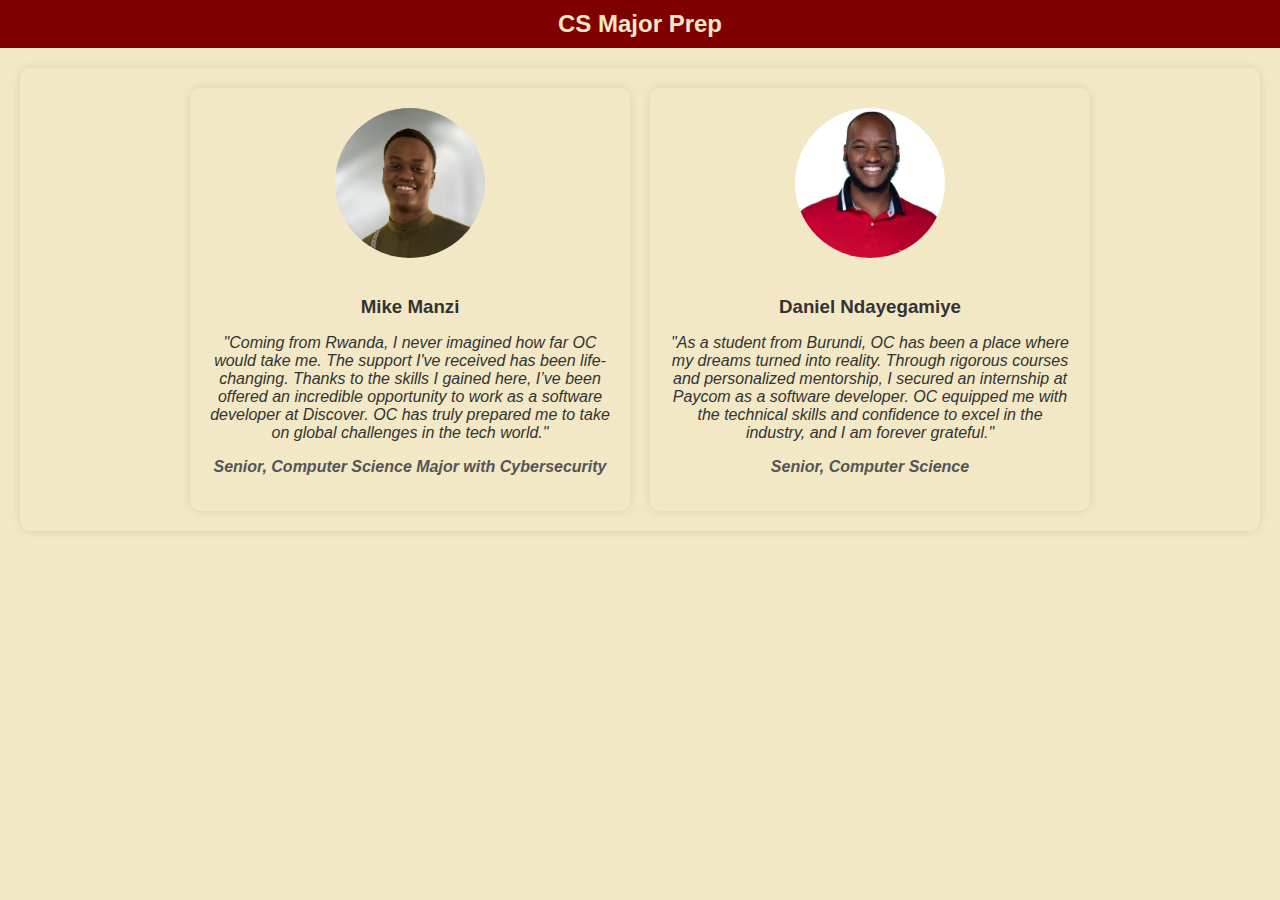
<file: testimonials.html>
<!DOCTYPE html>
<html lang="en">

<head>
    <meta charset="UTF-8">
    <meta name="viewport" content="width=device-width, initial-scale=1.0">
    <title>Student Testimonials - OC</title>
    <link rel="stylesheet" href="./style.css">
    <link rel ="stylesheet" href="./testimonials.css">
</head>

<body>

    <header>
        <a href="index.html" class="logo">CS Major Prep</a>
    </header>

    <section class="testimonial-container">

        <div class="testimonial-card">
            <img src="./Mike Manzi.jpeg" alt="Mike Manzi">
            <h3>Mike Manzi</h3>
            <p>"Coming from Rwanda, I never imagined how far OC would take me. The support I've received has been life-changing. Thanks to the skills I gained here, I’ve been offered an incredible opportunity to work as a software developer at Discover.
                OC has truly prepared me to take on global challenges in the tech world."</p>
            <p class="info">Senior, Computer Science Major with Cybersecurity</p>
        </div>

        <div class="testimonial-card">
            <img src="./Daniel Ndayegamiye.jpeg" alt="Daniel Ndayegamiye">
            <h3>Daniel Ndayegamiye</h3>
            <p>"As a student from Burundi, OC has been a place where my dreams turned into reality. Through rigorous courses and personalized mentorship, I secured an internship at Paycom as a software developer. OC equipped me with the technical skills
                and confidence to excel in the industry, and I am forever grateful."</p>
            <p class="info">Senior, Computer Science</p>
        </div>

    </section>

</body>

</html>
</file>
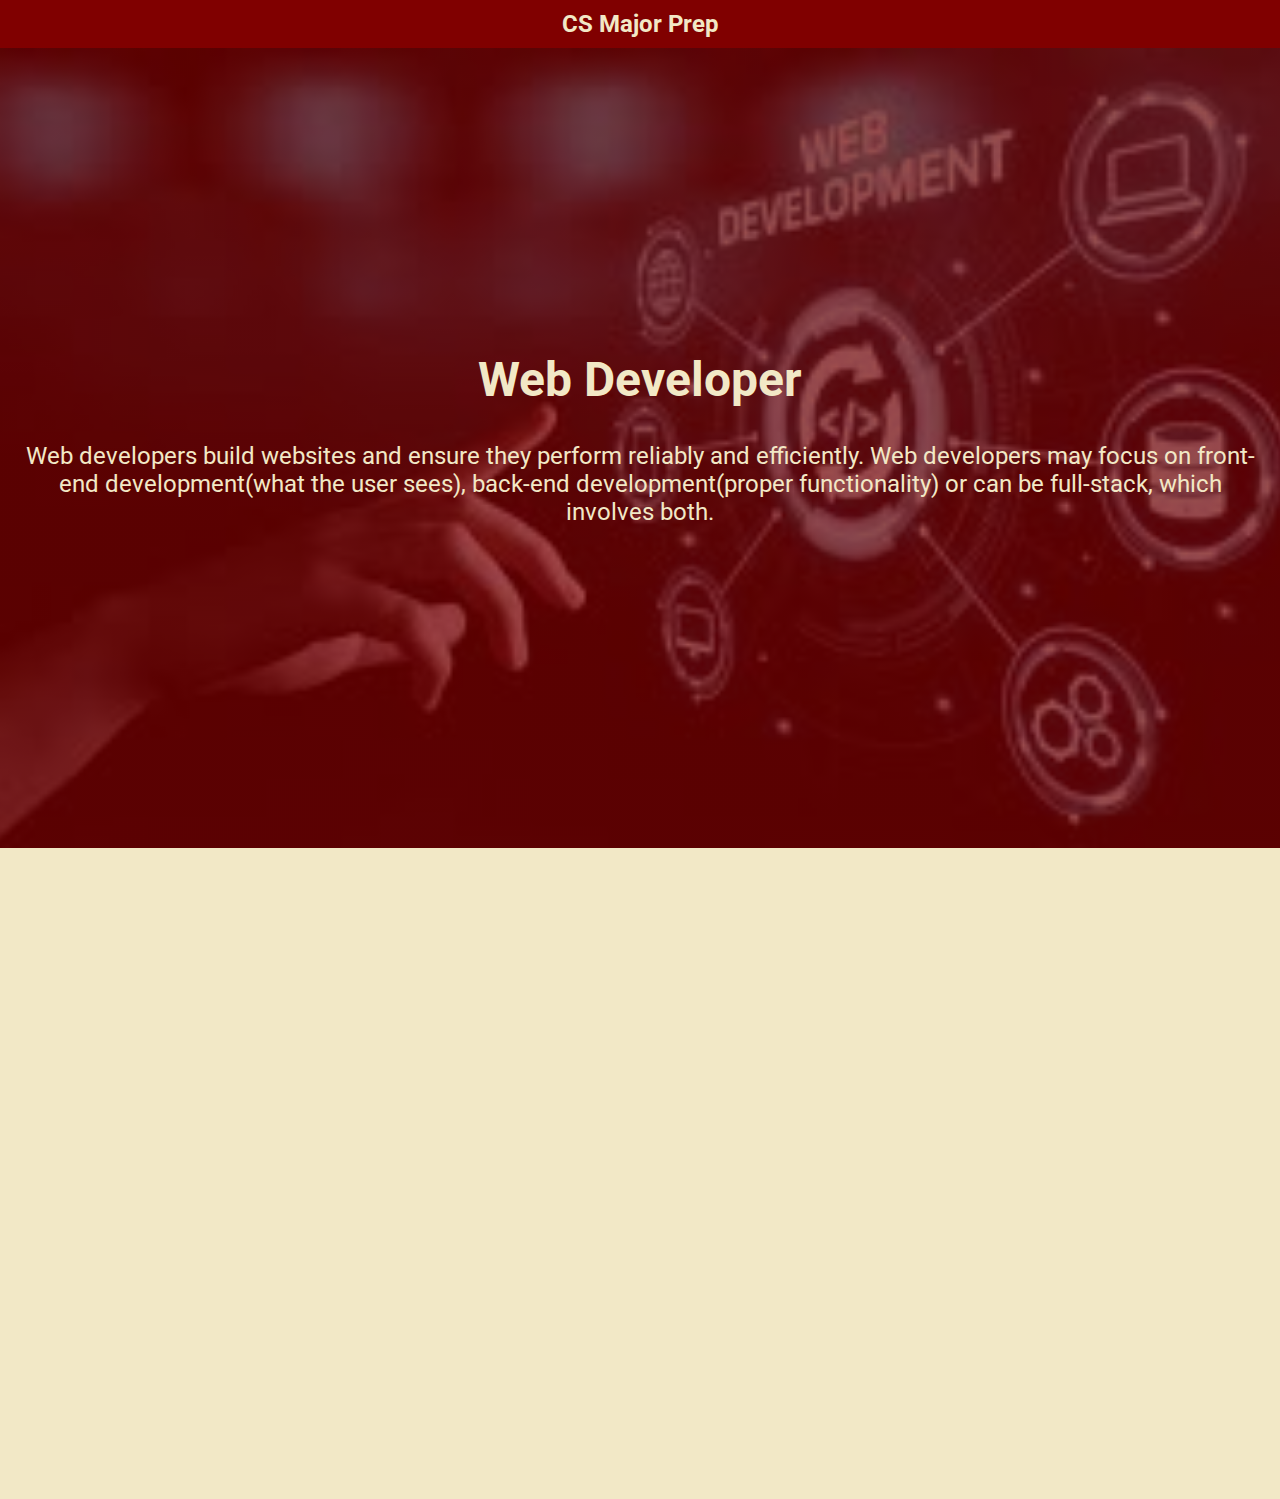
<file: web-developer.html>
<!DOCTYPE html>
<html lang="en">
<head>
    <meta charset="UTF-8">
    <meta name="viewport" content="width=device-width, initial-scale=1.0">
    <title>Web Developer Carrer</title>
    <link  rel="stylesheet" href="style.css">
    <link href="https://fonts.googleapis.com/css2?family=Roboto:wght@400;700&display=swap" rel="stylesheet">
    <link rel="icon" href="favicon.png" type="image/x-icon">

</head>

<body>
    <header>
        <a href="index.html" class="logo">CS Major Prep</a>
    </header>

    <main>
        <section class="hero" id="webDeveloper">
            <h2 class="hero-title">Web Developer</h2>
            <p class="hero-subtitle">Web developers build websites and ensure they perform reliably and efficiently. Web developers may focus on front-end development(what the user sees), back-end development(proper functionality) or can be full-stack, which involves both.</p>
        </section>
    
        <section class="info-section">
            <div class="info-card">
                <h3>What does a web developer do?</h3>
                <ul>
                    <li>Design user interfaces and navigation menus</li>
                    <li>Write and review code for sites. HTML, XML, or JavaScript</li>
                    <li>Integrate multimedia content onto a site</li>
                    <li>Test web applications</li>
                    <li>Collaborate with designers, developers, and stakeholders</li>
                </ul>
              
            </div>
            <div class="info-card">
                <h3>How much does a web developer make?</h3>
                <ul>
                    <li>The average salary for a web developer in the US is $80,730</li>
                    <li>Web developers can earn up to $122,000</li>
                    <li>There is an increase in web development jobs due to the growth of e-commerce</li>
                </ul>
            </div>
            <div class="info-card">
                <h3>What skills does a web developer require?</h3>
                <ul>
                    <li>Coding</li>
                    <li>Responsive Design</li>
                    <li>Technical SEO</li>
                    <li>Version Control</li>
                    <li>Visual Design</li>
                    <li>Communication</li>
                    <li>Organization</li>
                    <li>Detail-oriented</li>
                </ul>
            </div>
            <div class="info-card">
                <h3>What are some common jobs for web developers?</h3>
                <ul>
                    <li>Front-end Developer</li>
                    <li>Web Designer</li>
                    <li>Full-stack Developer</li>
                    <li>Web Analyst</li>
                    <li>UX Designer/Developer</li>
                    <li>Technical Consultant</li>
                </ul>
            </div>
            </div>

            
    
    
        </section>

        
        

    </main>

    <script>
        document.addEventListener('DOMContentLoaded', function() {
            const observer = new IntersectionObserver((entries) => {
                entries.forEach((entry) => {
                    if (entry.isIntersecting) {
                        entry.target.classList.add('show');
                    } else {
                        entry.target.classList.remove('show');
                    }
                });
            }, {
                threshold: 0.1
            });

            document.querySelectorAll('.info-card').forEach((card) => {
                observer.observe(card);
            });
        });
    </script>


</body>
</file>
<file: style.css>
body {
    margin: 0;
    font-family: 'Roboto', sans-serif;
    color: #333;
   
    background-color: #f2e8c6;
    
}




header {
    position: sticky;
    top: 0;
    background-color: #800000;
    
    color: #f2e8c6;
    
    padding: 10px 20px;
    z-index: 1000;
    display: flex;
    justify-content: center;
    align-items: center;
}

.logo {
    font-size: 24px;
    font-weight: bold;
}



.hero {
    background: linear-gradient(rgba(128, 0, 0, 0.7), rgba(128, 0, 0, 0.7)), url('./students.jpeg') center/cover no-repeat;
    color: #f2e8c6;
    
    text-align: center;
    padding: 100px 20px;
    display: flex;
    flex-direction: column;
    justify-content: center;
    align-items: center;
    min-height: 600px;
   
}

.contact {
    background: linear-gradient(rgba(128, 0, 0, 0.7), rgba(128, 0, 0, 0.7)), url('./Oklahoma Christian University.webp') center/cover no-repeat;
    color: #f2e8c6;
    
    text-align: center;
    padding: 100px 20px;
    display: flex;
    flex-direction: column;
    justify-content: center;
    align-items: center;
    min-height: 600px;
    
}
.famousCS {
    background: linear-gradient(rgba(128, 0, 0, 0.7), rgba(128, 0, 0, 0.7)), url('./famous.jpeg') center/cover no-repeat;
    color: #f2e8c6;
    /* Light cream text for contrast */
    text-align: center;
    padding: 100px 20px;
    display: flex;
    flex-direction: column;
    justify-content: center;
    align-items: center;
    min-height: 600px;
    /* Increased height for a larger appearance */
}
#careersHero {
    background: linear-gradient(rgba(128, 0, 0, 0.7), rgba(128, 0, 0, 0.7));
    color: #f2e8c6;
    
    text-align: center;
    padding: 20px 10px;
    display: flex;
    flex-direction: column;
    justify-content: center;
    align-items: center;
    min-height: 50px;
   
}

#learnCS {
    background: linear-gradient(rgba(128, 0, 0, 0.7), rgba(128, 0, 0, 0.7)), url('./learncs.jpg') center/cover no-repeat;
    color: #f2e8c6;
    
    text-align: center;
    padding: 100px 20px;
    display: flex;
    flex-direction: column;
    justify-content: center;
    align-items: center;
    min-height: 600px;
    
}

#webDeveloper {
    background: linear-gradient(rgba(128, 0, 0, 0.7), rgba(128, 0, 0, 0.7)), url('./web.jpeg') center/cover no-repeat;
    color: #f2e8c6;
    /* Light cream text for contrast */
    text-align: center;
    padding: 100px 20px;
    display: flex;
    flex-direction: column;
    justify-content: center;
    align-items: center;
    min-height: 600px;
    /* Increased height for a larger appearance */
}

#softwareEngineer {
    background: linear-gradient(rgba(128, 0, 0, 0.7), rgba(128, 0, 0, 0.7)), url('./se.jpeg') center/cover no-repeat;
    color: #f2e8c6;
    /* Light cream text for contrast */
    text-align: center;
    padding: 100px 20px;
    display: flex;
    flex-direction: column;
    justify-content: center;
    align-items: center;
    min-height: 600px;
    /* Increased height for a larger appearance */
}

#dataScientist {
    background: linear-gradient(rgba(128, 0, 0, 0.7), rgba(128, 0, 0, 0.7)), url('./Data-Science-and-Analytics.jpg') center/cover no-repeat;
    color: #f2e8c6;
    /* Light cream text for contrast */
    text-align: center;
    padding: 100px 20px;
    display: flex;
    flex-direction: column;
    justify-content: center;
    align-items: center;
    min-height: 600px;
    /* Increased height for a larger appearance */
}

.hero-title {
    font-size: 48px;
    margin: 0 0 10px;
    animation: fadeIn 2s;
}

.hero-subtitle {
    font-size: 24px;
    margin-bottom: 20px;
}

.hero-btn {
    padding: 10px 20px;
    border: none;
    background-color: #982b1c;
   
    color: #f2e8c6;
    text-decoration: none;
    border-radius: 5px;
    transition: background-color 0.3s ease;
}

.hero-btn:hover {
    background-color: #800000;
    
}




.info-section {
    display: grid;
    grid-template-columns: repeat(auto-fit, minmax(300px, 1fr));
    gap: 20px;
    padding: 40px 20px;
}

.info-card {
    background: #dad4b5;
   
    padding: 20px;
    border-radius: 8px;
    box-shadow: 0 4px 8px rgba(0, 0, 0, 0.1);
    opacity: 0;
    transform: translateY(50px);
    transition: all 0.5s ease-in-out;
}

.info-card.show {
    opacity: 1;
    transform: translateY(0);
}

.card-link {
    display: block;
    margin-top: 10px;
    text-decoration: none;
    color: #982b1c;
   
    font-weight: bold;
    transition: color 0.3s;
}

.card-link:hover {
    color: #800000;
   
}


.careers-info {
    display: flex;
    flex-direction: column; 
    gap: 20px; 
    padding: 20px; 
}


.careers-card {
    border: 2px solid black; 
    border-radius: 10px;
    padding: 20px; 
    box-shadow: 0 2px 4px rgba(0, 0, 0, 0.1); 
    width: 100%; 
    max-width: 600px; 
    margin: 0 auto; 
    animation: fadeIn 2s;
}

#data-scientist{
    background: linear-gradient(rgba(128, 0, 0, 0.6), rgba(128, 0, 0, 0.6)), url('./Data-Science-and-Analytics.jpg') center/cover no-repeat;
}

#software-engineer{
    background: linear-gradient(rgba(128, 0, 0, 0.6), rgba(128, 0, 0, 0.6)), url('./se.jpeg') center/cover no-repeat;
}

#web-developer{
    background: linear-gradient(rgba(128, 0, 0, 0.6), rgba(128, 0, 0, 0.6)), url('./web.jpeg') center/cover no-repeat;
}


.careers-card h3 {
    margin-top: 0;
    margin-bottom: 10px;
    font-size: 1.5em;
    color:#f2e8c6;
}

.careers-card p {
    margin: 0 0 15px;
    line-height: 1.6;
    color:#f2e8c6;
}

.careers-card a{
    color:#f2e8c6;
}


.careers-card ul {
    list-style: none;
    padding: 0;
    margin: 0;
}

.careers-card ul li {
    margin-bottom: 10px;
    color:#f2e8c6;
}

.careers-card a{
    text-align: right;
}


.websites {
    display: flex;
    flex-wrap: wrap; 
    gap: 20px; 
    padding: 20px;
    justify-content: center; 
}


.web-info {
    display: flex; 
    align-items: center; 
    border: 2px solid #333;
    border-radius: 10px; 
    padding: 20px; 
    background-color: #fff; 
    width: calc(50% - 20px);
    box-shadow: 0 2px 5px rgba(0, 0, 0, 0.1); 
    overflow: hidden; 
}


.web-images {
    border-radius: 10px; 
    width: 100px; 
    height: auto; 
    margin-right: 20px; 
}


.web-info h3 {
    margin-top: 0;
    margin-bottom: 10px;
    font-size: 1.5em;
}

.web-info p {
    margin: 0;
    line-height: 1.6;
    padding-left: 20px;
}

.learnLink {
    margin-top: auto; 
    color: #982b1c;
    align-self: flex-end; 
    text-decoration: none; 
    font-weight: bold; 
}

.learnLink:hover {
    color: #800000;
  
}


.paragraphs {
    
    border-radius: 8px;
    padding: 20px; 
    max-width: 800px; 
    margin: 20px auto; 
    box-shadow: 0 4px 8px rgba(0, 0, 0, 0.1); 
    text-align: center; 
}

.paragraphs h3 {
    font-size: 2em;
    font-weight: bold; 
    margin-top: 0; 
    margin-bottom: 15px;
    color: #333;
}

.paragraphs p {
    font-size: 1.1em; 
    line-height: 1.6;
    color: #666; 
    margin: 0;
}


@media (max-width: 768px) {
    .paragraphs {
        padding: 15px; 
    }

    .paragraphs h3 {
        font-size: 1.5em; 
    }

    .paragraphs p {
        font-size: 1em; 
    }
}



@media (max-width: 768px) {
    .web-info {
        width: calc(100% - 20px);
    }
}


@media (min-width: 768px) {
    .careers-card {
        max-width: 800px; 
        padding: 30px; 
    }
}



footer {
    text-align: center;
    padding: 20px;
    background-color: #800000;
  
    color: #f2e8c6;
}




.call-to-action {
    display: flex;
    flex-direction: column;
    align-items: center;
    justify-content: center;
    text-align: center;
    padding: 40px 20px;
    background-color: #dad4b5;
   
    border-radius: 8px;
    margin: 20px auto;
    max-width: 600px;
    
}

.call-to-action p {
    margin-bottom: 20px;
    color: #333;
    
}




.logo {
    font-size: 24px;
    font-weight: bold;
    color: #f2e8c6;
   
    text-decoration: none;
   
    cursor: pointer;
    
}

.logo:hover {
    color: #f2e8c6;
  
}






@keyframes fadeIn {
    from {
        opacity: 0;
    }
    to {
        opacity: 1;
    }
}




@media (max-width: 768px) {
    .hero-title {
        font-size: 36px;
    }
    .hero-subtitle {
        font-size: 18px;
    }
}
</file>
<file: testimonials.css>
/* Responsive Design */
@media (max-width: 768px) {
    .card {
        flex: 1 1 100%;
        max-width: 100%;
    }
    .testimonial-card {
        width: 100%;
        max-width: 100%;
    }
}

section {
    padding: 20px;
    margin: 20px;
    background-color: #f2e8c6;
    border-radius: 10px;
    box-shadow: 0 0 10px rgba(0, 0, 0, 0.1);
}

h2 {
    color: #531231;
}

.card-container {
    display: flex;
    flex-wrap: wrap;
    gap: 20px;
}
.card {
    background-color: #f2e8c6;
    padding: 20px;
    border-radius: 10px;
    box-shadow: 0 0 10px rgba(0, 0, 0, 0.1);
    flex: 1 1 calc(50% - 40px);
    max-width: calc(50% - 40px);
    transition: transform 0.3s ease;
}
.card:hover {
    transform: scale(1.05);
    box-shadow: 0 0 15px rgba(0, 0, 0, 0.2);
}
ul {
    padding-left: 20px;
}
ul li {
    margin-bottom: 10px;
}

.testimonial-container {
    display: flex;
    justify-content: center;
    flex-wrap: wrap;
    gap: 20px;
    padding: 20px;
}
.testimonial-card {
    background-color:#f2e8c6;
    border-radius: 10px;
    box-shadow: 0 0 10px rgba(0, 0, 0, 0.1);
    width: 45%;
    padding: 20px;
    max-width: 400px;
    text-align: center;
}
.testimonial-card img {
    border-radius: 50%;
    width: 150px;
    height: 150px;
    object-fit: cover;
    margin-bottom: 15px;
}
.testimonial-card h3 {
    margin-bottom: 10px;
}
.testimonial-card p {
    font-style: italic;
    margin-bottom: 15px;
}
.testimonial-card .info {
    font-weight: bold;
    color: #555;
}
</file>
